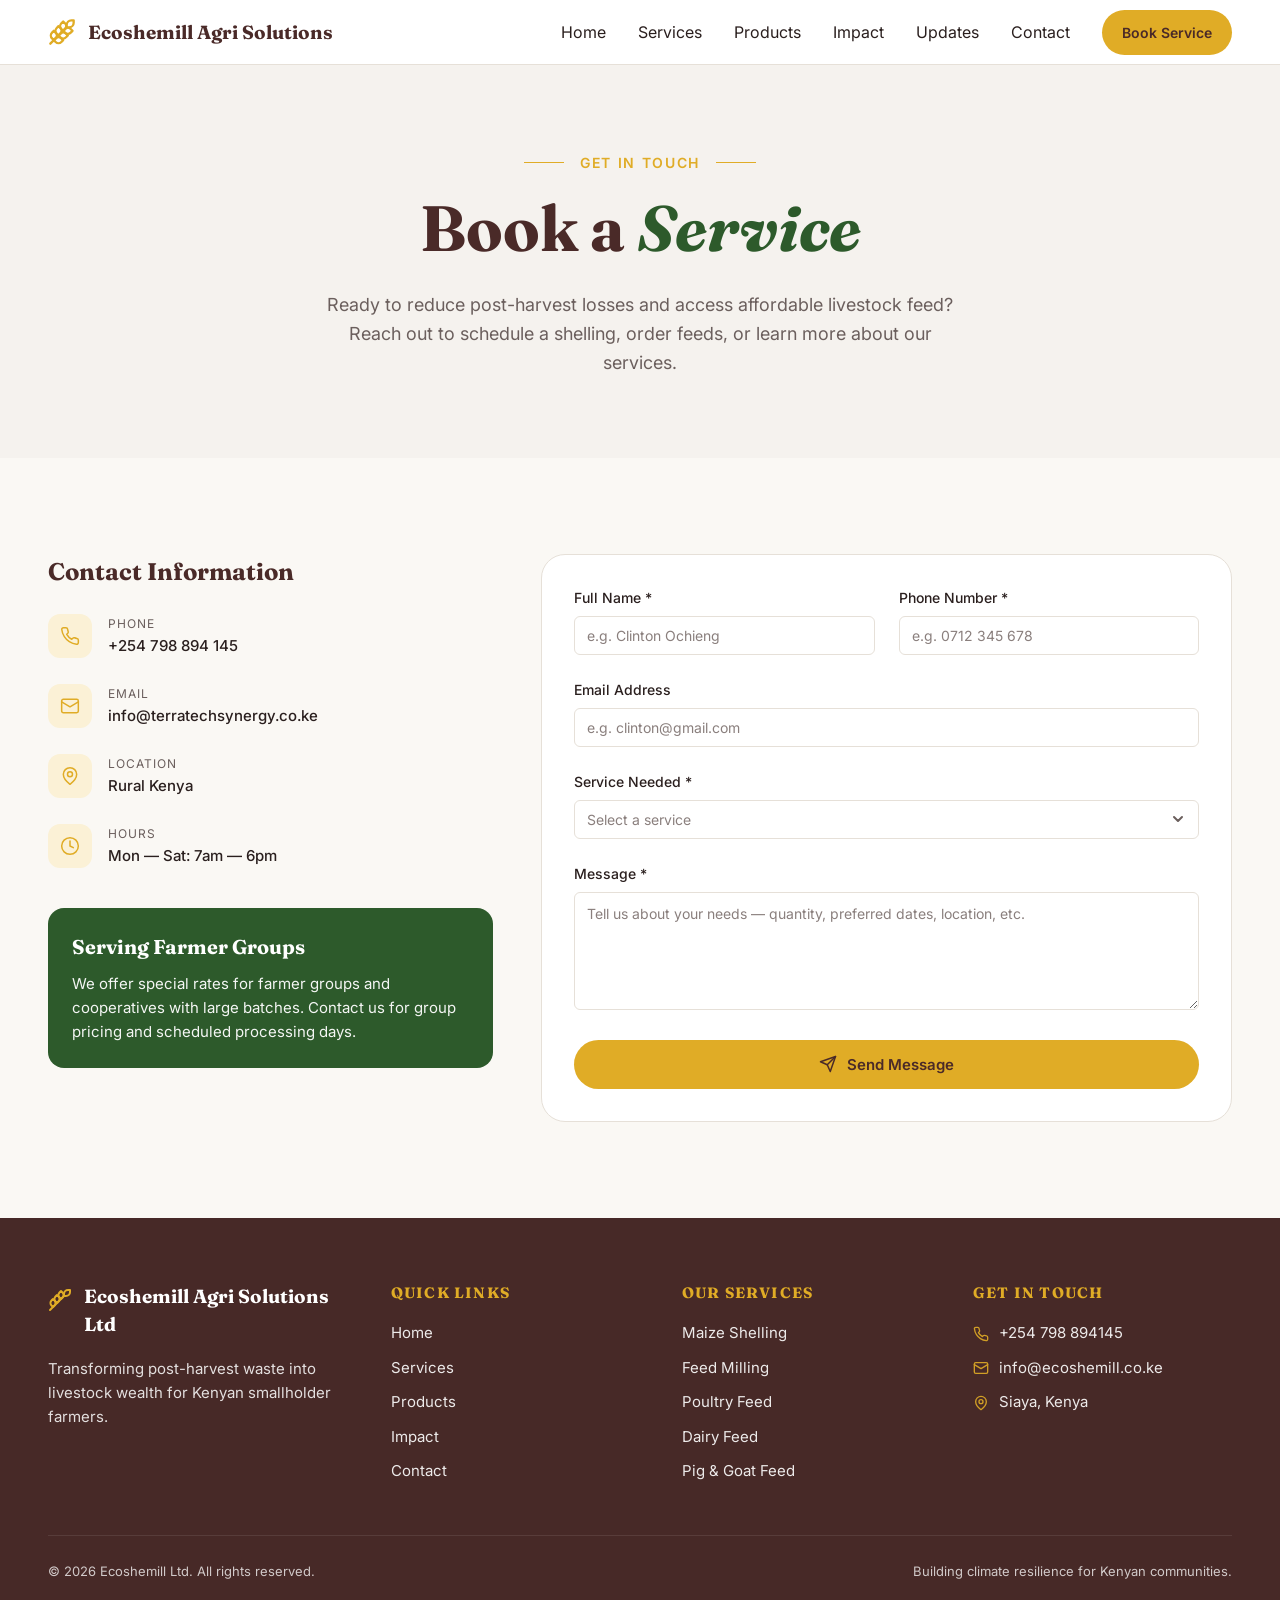
<file: contact.html>
<!DOCTYPE html>
<html lang="en">
<head>
<meta charset="UTF-8">
<meta name="viewport" content="width=device-width, initial-scale=1">
<title>Book a Service | Ecoshemill Agri Solutions</title>
<link rel="preconnect" href="https://fonts.googleapis.com">
<link rel="preconnect" href="https://fonts.gstatic.com" crossorigin>
<link href="https://fonts.googleapis.com/css2?family=Fraunces:ital,opsz,wght@0,9..144,600;0,9..144,700;1,9..144,700&family=Inter:wght@400;500;600&display=swap" rel="stylesheet">
<style>
  :root{
    --brown:#4a2a28;
    --brown-dark:#472927;
    --green:#2d5a2b;
    --gold:#e0ac26;
    --gold-soft:#fbf1d6;
    --cream:#faf8f4;
    --hero:#f5f2ee;
    --text:#2a1f1e;
    --muted:#6b5f5d;
    --border:#e6e0d8;
    --danger:#b3261e;
    --serif:'Fraunces',Georgia,serif;
    --sans:'Inter',system-ui,sans-serif;
  }
  *{box-sizing:border-box;margin:0;padding:0}
  html{scroll-behavior:smooth}
  body{font-family:var(--sans);background:var(--cream);color:var(--text);line-height:1.5;-webkit-font-smoothing:antialiased}
  a{color:inherit;text-decoration:none}
  svg{display:block}
  .container{max-width:1232px;margin:0 auto;padding:0 24px}

  /* Header */
  header{position:sticky;top:0;z-index:50;background:#fff;border-bottom:1px solid var(--border)}
  .nav{display:flex;align-items:center;justify-content:space-between;height:64px}
  .logo{display:flex;align-items:center;gap:12px;font-family:var(--serif);font-weight:700;font-size:19px;color:var(--brown)}
  .logo svg{color:var(--gold)}
  nav ul{display:flex;align-items:center;gap:32px;list-style:none}
  nav a.link{font-size:14px;letter-spacing:.05em;text-transform:uppercase;color:var(--muted);transition:color .2s}
  nav a.link:hover,nav a.link.active{color:var(--gold)}
  .btn-gold{display:inline-block;background:var(--gold);color:var(--brown);font-weight:600;font-size:14px;padding:12px 20px;border-radius:999px;transition:filter .2s,transform .2s}
  .btn-gold:hover{filter:brightness(.95);transform:translateY(-1px)}
  .burger{display:none;background:none;border:0;cursor:pointer;color:var(--brown)}

  /* Hero */
  .hero{background:var(--hero);text-align:center;padding:80px 24px 80px}
  .eyebrow{display:inline-flex;align-items:center;gap:16px;color:var(--gold);font-weight:600;font-size:14px;letter-spacing:.12em;text-transform:uppercase}
  .eyebrow::before,.eyebrow::after{content:"";width:40px;height:1px;background:var(--gold)}
  .hero h1{font-family:var(--serif);font-weight:700;font-size:clamp(40px,6vw,64px);color:var(--brown);margin:20px 0 28px;line-height:1.1}
  .hero h1 em{color:var(--green);font-style:italic}
  .hero p{max-width:660px;margin:0 auto;font-size:18px;color:var(--muted);line-height:1.6}

  /* Contact */
  .contact{padding:96px 0}
  .grid{display:grid;grid-template-columns:1fr 1.55fr;gap:48px;align-items:start}
  .info h2{font-family:var(--serif);font-size:24px;color:var(--brown);margin-bottom:24px}
  .item{display:flex;align-items:center;gap:16px;margin-bottom:26px}
  .icon{width:44px;height:44px;border-radius:12px;background:var(--gold-soft);color:var(--gold);display:grid;place-items:center;flex-shrink:0}
  .item small{display:block;font-size:12px;letter-spacing:.08em;text-transform:uppercase;color:var(--muted)}
  .item span,.item a{font-size:15px;font-weight:500}
  .item a:hover{color:var(--green)}
  .callout{background:var(--green);color:#fff;border-radius:16px;padding:24px;margin-top:40px}
  .callout h3{font-family:var(--serif);font-size:20px;margin-bottom:10px}
  .callout p{font-size:15px;line-height:1.6;opacity:.95}

  .card{background:#fff;border:1px solid var(--border);border-radius:24px;padding:32px}
  .row{display:grid;grid-template-columns:1fr 1fr;gap:24px}
  .field{margin-bottom:24px}
  label{display:block;font-size:14px;font-weight:500;margin-bottom:8px}
  label .req{color:var(--text)}
  input,select,textarea{width:100%;font-family:var(--sans);font-size:14px;color:var(--text);background:#fff;border:1px solid var(--border);border-radius:6px;padding:10px 12px;transition:border-color .2s,box-shadow .2s}
  input::placeholder,textarea::placeholder{color:#8a7f7d}
  input:focus,select:focus,textarea:focus{outline:0;border-color:var(--gold);box-shadow:0 0 0 3px rgba(224,172,38,.25)}
  select{appearance:none;-webkit-appearance:none;cursor:pointer;padding-right:36px;background-image:url("data:image/svg+xml,%3Csvg xmlns='http://www.w3.org/2000/svg' width='16' height='16' fill='none' stroke='%236b5f5d' stroke-width='2' stroke-linecap='round' stroke-linejoin='round'%3E%3Cpath d='m4 6 4 4 4-4'/%3E%3C/svg%3E");background-repeat:no-repeat;background-position:right 12px center}
  select:invalid{color:#8a7f7d}
  textarea{min-height:118px;resize:vertical;line-height:1.5}
  .field.invalid input,.field.invalid select,.field.invalid textarea{border-color:var(--danger)}
  .err{display:none;color:var(--danger);font-size:12px;margin-top:6px}
  .field.invalid .err{display:block}
  .submit{width:100%;display:flex;align-items:center;justify-content:center;gap:10px;background:var(--gold);color:var(--brown);font-family:var(--sans);font-weight:600;font-size:15px;border:0;border-radius:999px;padding:15px;cursor:pointer;transition:filter .2s,transform .2s}
  .submit:hover{filter:brightness(.95);transform:translateY(-1px)}
  .submit:disabled{opacity:.6;cursor:wait}
  .success{display:none;text-align:center;padding:48px 16px}
  .success .tick{width:64px;height:64px;border-radius:50%;background:var(--gold-soft);color:var(--green);display:grid;place-items:center;margin:0 auto 20px}
  .success h3{font-family:var(--serif);font-size:26px;color:var(--brown);margin-bottom:8px}
  .success p{color:var(--muted);margin-bottom:24px}
  .success button{background:none;border:1px solid var(--border);border-radius:999px;padding:10px 22px;font-family:var(--sans);font-weight:500;cursor:pointer}
  .success button:hover{border-color:var(--gold)}
  .card.sent form{display:none}
  .card.sent .success{display:block}

  /* Footer */
  footer{background:var(--brown-dark);color:#fff;padding:64px 0 0}
  .fgrid{display:grid;grid-template-columns:1.2fr 1fr 1fr 1fr;gap:32px}
  .flogo{display:flex;gap:12px;font-family:var(--serif);font-weight:700;font-size:19px;line-height:1.5}
  .flogo svg{color:var(--gold);margin-top:6px;flex-shrink:0}
  .fabout{margin-top:18px;font-size:15px;line-height:1.6;opacity:.85;max-width:290px}
  footer h4{font-family:var(--serif);color:var(--gold);font-size:15px;letter-spacing:.08em;text-transform:uppercase;margin-bottom:18px}
  footer ul{list-style:none}
  footer li{margin-bottom:12px;font-size:15px;opacity:.9}
  footer li a:hover{color:var(--gold)}
  .fcontact li{display:flex;align-items:center;gap:10px}
  .fcontact svg{color:var(--gold);flex-shrink:0}
  .bottom{display:flex;justify-content:space-between;flex-wrap:wrap;gap:12px;margin-top:40px;padding:26px 0;border-top:1px solid rgba(255,255,255,.12);font-size:13px;opacity:.75}

  /* Responsive */
  @media(max-width:960px){
    .grid{grid-template-columns:1fr}
    .fgrid{grid-template-columns:1fr 1fr}
  }
  @media(max-width:860px){
    .burger{display:block}
    nav{position:absolute;top:64px;left:0;right:0;background:#fff;border-bottom:1px solid var(--border);display:none}
    nav.open{display:block}
    nav ul{flex-direction:column;align-items:flex-start;gap:18px;padding:20px 24px}
  }
  @media(max-width:600px){
    .row{grid-template-columns:1fr;gap:0}
    .fgrid{grid-template-columns:1fr}
    .card{padding:24px 20px}
    .contact{padding:64px 0}
    .hero{padding:56px 24px}
    .hero p{font-size:16px}
  }
</style>
</head>
<body>

<header>
  <div class="container nav">
    <a href="#" class="logo">
      <svg width="28" height="28" viewBox="0 0 24 24" fill="none" stroke="currentColor" stroke-width="2" stroke-linecap="round" stroke-linejoin="round"><path d="M2 22 16 8"/><path d="M3.47 12.53 5 11l1.53 1.53a3.5 3.5 0 0 1 0 4.94L5 19l-1.53-1.53a3.5 3.5 0 0 1 0-4.94Z"/><path d="M7.47 8.53 9 7l1.53 1.53a3.5 3.5 0 0 1 0 4.94L9 15l-1.53-1.53a3.5 3.5 0 0 1 0-4.94Z"/><path d="M11.47 4.53 13 3l1.53 1.53a3.5 3.5 0 0 1 0 4.94L13 11l-1.53-1.53a3.5 3.5 0 0 1 0-4.94Z"/><path d="M20 2h2v2a4 4 0 0 1-4 4h-2V6a4 4 0 0 1 4-4Z"/><path d="M11.47 17.47 13 19l-1.53 1.53a3.5 3.5 0 0 1-4.94 0L5 19l1.53-1.53a3.5 3.5 0 0 1 4.94 0Z"/><path d="M15.47 13.47 17 15l-1.53 1.53a3.5 3.5 0 0 1-4.94 0L9 15l1.53-1.53a3.5 3.5 0 0 1 4.94 0Z"/><path d="M19.47 9.47 21 11l-1.53 1.53a3.5 3.5 0 0 1-4.94 0L13 11l1.53-1.53a3.5 3.5 0 0 1 4.94 0Z"/></svg>
      Ecoshemill Agri Solutions
    </a>
    <button class="burger" id="burger" aria-label="Toggle menu" aria-expanded="false">
      <svg width="26" height="26" viewBox="0 0 24 24" fill="none" stroke="currentColor" stroke-width="2" stroke-linecap="round"><path d="M4 6h16M4 12h16M4 18h16"/></svg>
    </button>
    <nav id="menu">
      <ul>
         <a href="index.html" class="active" data-nav><span class="nav-label">Home</span></a>
      <a href="services.html" data-nav><span class="nav-label">Services</span></a>
      <a href="products.html" data-nav><span class="nav-label">Products</span></a>
      <a href="Impact.html" data-nav><span class="nav-label">Impact</span></a>
      <a href="updates.html" data-nav><span class="nav-label">Updates</span></a>
      <a href="contact.html" data-nav><span class="nav-label">Contact</span></a>
        <li><a class="btn-gold" href="#booking">Book Service</a></li>
      </ul>
    </nav>
  </div>
</header>

<section class="hero">
  <span class="eyebrow">Get in Touch</span>
  <h1>Book a <em>Service</em></h1>
  <p>Ready to reduce post-harvest losses and access affordable livestock feed? Reach out to schedule a shelling, order feeds, or learn more about our services.</p>
</section>

<section class="contact" id="booking">
  <div class="container grid">

    <div class="info">
      <h2>Contact Information</h2>

      <div class="item">
        <div class="icon"><svg width="20" height="20" viewBox="0 0 24 24" fill="none" stroke="currentColor" stroke-width="1.8" stroke-linecap="round" stroke-linejoin="round"><path d="M22 16.92v3a2 2 0 0 1-2.18 2 19.79 19.79 0 0 1-8.63-3.07 19.5 19.5 0 0 1-6-6 19.79 19.79 0 0 1-3.07-8.67A2 2 0 0 1 4.11 2h3a2 2 0 0 1 2 1.72c.13.96.36 1.9.7 2.81a2 2 0 0 1-.45 2.11L8.09 9.91a16 16 0 0 0 6 6l1.27-1.27a2 2 0 0 1 2.11-.45c.91.34 1.85.57 2.81.7A2 2 0 0 1 22 16.92z"/></svg></div>
        <div><small>Phone</small><a href="tel:+254798894145">+254 798 894 145</a></div>
      </div>

      <div class="item">
        <div class="icon"><svg width="20" height="20" viewBox="0 0 24 24" fill="none" stroke="currentColor" stroke-width="1.8" stroke-linecap="round" stroke-linejoin="round"><rect x="2" y="4" width="20" height="16" rx="2"/><path d="m22 7-10 6L2 7"/></svg></div>
        <div><small>Email</small><a href="mailto:info@terratechsynergy.co.ke">info@terratechsynergy.co.ke</a></div>
      </div>

      <div class="item">
        <div class="icon"><svg width="20" height="20" viewBox="0 0 24 24" fill="none" stroke="currentColor" stroke-width="1.8" stroke-linecap="round" stroke-linejoin="round"><path d="M20 10c0 6-8 12-8 12S4 16 4 10a8 8 0 0 1 16 0Z"/><circle cx="12" cy="10" r="3"/></svg></div>
        <div><small>Location</small><span>Rural Kenya</span></div>
      </div>

      <div class="item">
        <div class="icon"><svg width="20" height="20" viewBox="0 0 24 24" fill="none" stroke="currentColor" stroke-width="1.8" stroke-linecap="round" stroke-linejoin="round"><circle cx="12" cy="12" r="10"/><path d="M12 6v6l4 2"/></svg></div>
        <div><small>Hours</small><span>Mon — Sat: 7am — 6pm</span></div>
      </div>

      <div class="callout">
        <h3>Serving Farmer Groups</h3>
        <p>We offer special rates for farmer groups and cooperatives with large batches. Contact us for group pricing and scheduled processing days.</p>
      </div>
    </div>

    <div class="card" id="card">
      <form id="form" novalidate>
        <div class="row">
          <div class="field">
            <label for="name">Full Name <span class="req">*</span></label>
            <input id="name" name="name" type="text" placeholder="e.g. Clinton Ochieng" autocomplete="name">
            <div class="err">Please enter your full name.</div>
          </div>
          <div class="field">
            <label for="phone">Phone Number <span class="req">*</span></label>
            <input id="phone" name="phone" type="tel" placeholder="e.g. 0712 345 678" autocomplete="tel">
            <div class="err">Enter a valid Kenyan phone number.</div>
          </div>
        </div>

        <div class="field">
          <label for="email">Email Address</label>
          <input id="email" name="email" type="email" placeholder="e.g. clinton@gmail.com" autocomplete="email">
          <div class="err">Please enter a valid email address.</div>
        </div>

        <div class="field">
          <label for="service">Service Needed <span class="req">*</span></label>
          <select id="service" name="service" required>
            <option value="" disabled selected>Select a service</option>
            <option>Maize Shelling</option>
            <option>Feed Milling</option>
            <option>Poultry Feed</option>
            <option>Dairy Feed</option>
            <option>Pig &amp; Goat Feed</option>
            <option>Farmer Group Booking</option>
            <option>Other Enquiry</option>
          </select>
          <div class="err">Please choose a service.</div>
        </div>

        <div class="field">
          <label for="message">Message <span class="req">*</span></label>
          <textarea id="message" name="message" placeholder="Tell us about your needs — quantity, preferred dates, location, etc."></textarea>
          <div class="err">Please tell us a little about your needs.</div>
        </div>

        <button type="submit" class="submit" id="submitBtn">
          <svg width="18" height="18" viewBox="0 0 24 24" fill="none" stroke="currentColor" stroke-width="2" stroke-linecap="round" stroke-linejoin="round"><path d="m22 2-7 20-4-9-9-4Z"/><path d="M22 2 11 13"/></svg>
          <span id="submitLabel">Send Message</span>
        </button>
      </form>

      <div class="success" role="status">
        <div class="tick"><svg width="30" height="30" viewBox="0 0 24 24" fill="none" stroke="currentColor" stroke-width="2.5" stroke-linecap="round" stroke-linejoin="round"><path d="M20 6 9 17l-5-5"/></svg></div>
        <h3>Thank you, <span id="who">friend</span>!</h3>
        <p>We've received your request and will contact you shortly to confirm your booking.</p>
        <button type="button" id="again">Send another message</button>
      </div>
    </div>

  </div>
</section>

<footer>
  <div class="container">
    <div class="fgrid">
      <div>
        <div class="flogo">
          <svg width="24" height="24" viewBox="0 0 24 24" fill="none" stroke="currentColor" stroke-width="2" stroke-linecap="round" stroke-linejoin="round"><path d="M2 22 16 8"/><path d="M3.47 12.53 5 11l1.53 1.53a3.5 3.5 0 0 1 0 4.94L5 19l-1.53-1.53a3.5 3.5 0 0 1 0-4.94Z"/><path d="M7.47 8.53 9 7l1.53 1.53a3.5 3.5 0 0 1 0 4.94L9 15l-1.53-1.53a3.5 3.5 0 0 1 0-4.94Z"/><path d="M11.47 4.53 13 3l1.53 1.53a3.5 3.5 0 0 1 0 4.94L13 11l-1.53-1.53a3.5 3.5 0 0 1 0-4.94Z"/><path d="M20 2h2v2a4 4 0 0 1-4 4h-2V6a4 4 0 0 1 4-4Z"/></svg>
          <span>Ecoshemill Agri Solutions Ltd</span>
        </div>
        <p class="fabout">Transforming post-harvest waste into livestock wealth for Kenyan smallholder farmers.</p>
      </div>

      <div>
        <h4>Quick Links</h4>
        <ul>
          <li><a href="#">Home</a></li>
          <li><a href="#">Services</a></li>
          <li><a href="#">Products</a></li>
          <li><a href="#">Impact</a></li>
          <li><a href="#">Contact</a></li>
        </ul>
      </div>

      <div>
        <h4>Our Services</h4>
        <ul>
          <li><a href="#">Maize Shelling</a></li>
          <li><a href="#">Feed Milling</a></li>
          <li><a href="#">Poultry Feed</a></li>
          <li><a href="#">Dairy Feed</a></li>
          <li><a href="#">Pig &amp; Goat Feed</a></li>
        </ul>
      </div>

      <div>
        <h4>Get in Touch</h4>
        <ul class="fcontact">
          <li><svg width="16" height="16" viewBox="0 0 24 24" fill="none" stroke="currentColor" stroke-width="2" stroke-linecap="round" stroke-linejoin="round"><path d="M22 16.92v3a2 2 0 0 1-2.18 2 19.79 19.79 0 0 1-8.63-3.07 19.5 19.5 0 0 1-6-6 19.79 19.79 0 0 1-3.07-8.67A2 2 0 0 1 4.11 2h3a2 2 0 0 1 2 1.72c.13.96.36 1.9.7 2.81a2 2 0 0 1-.45 2.11L8.09 9.91a16 16 0 0 0 6 6l1.27-1.27a2 2 0 0 1 2.11-.45c.91.34 1.85.57 2.81.7A2 2 0 0 1 22 16.92z"/></svg><a href="tel:+254798894145">+254 798 894145</a></li>
          <li><svg width="16" height="16" viewBox="0 0 24 24" fill="none" stroke="currentColor" stroke-width="2" stroke-linecap="round" stroke-linejoin="round"><rect x="2" y="4" width="20" height="16" rx="2"/><path d="m22 7-10 6L2 7"/></svg><a href="mailto:info@ecoshemill.co.ke">info@ecoshemill.co.ke</a></li>
          <li><svg width="16" height="16" viewBox="0 0 24 24" fill="none" stroke="currentColor" stroke-width="2" stroke-linecap="round" stroke-linejoin="round"><path d="M20 10c0 6-8 12-8 12S4 16 4 10a8 8 0 0 1 16 0Z"/><circle cx="12" cy="10" r="3"/></svg>Siaya, Kenya</li>
        </ul>
      </div>
    </div>

    <div class="bottom">
      <span>© <span id="year">2026</span> Ecoshemill Ltd. All rights reserved.</span>
      <span>Building climate resilience for Kenyan communities.</span>
    </div>
  </div>
</footer>

<script>
  // Footer year
  document.getElementById('year').textContent = new Date().getFullYear();

  // Mobile menu
  const burger = document.getElementById('burger');
  const menu = document.getElementById('menu');
  burger.addEventListener('click', () => {
    const open = menu.classList.toggle('open');
    burger.setAttribute('aria-expanded', open);
  });

  // Form
  const form = document.getElementById('form');
  const card = document.getElementById('card');
  const btn = document.getElementById('submitBtn');
  const label = document.getElementById('submitLabel');

  const rules = {
    name:    v => v.trim().length >= 2,
    phone:   v => /^(\+?254|0)?[17]\d{8}$/.test(v.replace(/[\s-]/g, '')),
    email:   v => v.trim() === '' || /^[^\s@]+@[^\s@]+\.[^\s@]+$/.test(v.trim()),
    service: v => v !== '',
    message: v => v.trim().length >= 5
  };

  function check(id) {
    const el = document.getElementById(id);
    const ok = rules[id](el.value);
    el.closest('.field').classList.toggle('invalid', !ok);
    return ok;
  }

  Object.keys(rules).forEach(id => {
    const el = document.getElementById(id);
    el.addEventListener('blur', () => check(id));
    el.addEventListener('input', () => {
      if (el.closest('.field').classList.contains('invalid')) check(id);
    });
    el.addEventListener('change', () => {
      if (el.closest('.field').classList.contains('invalid')) check(id);
    });
  });

  form.addEventListener('submit', e => {
    e.preventDefault();
    const results = Object.keys(rules).map(check);
    if (results.includes(false)) {
      form.querySelector('.invalid input, .invalid select, .invalid textarea')?.focus();
      return;
    }
    btn.disabled = true;
    label.textContent = 'Sending…';

    // Simulated send — replace with a real fetch() to your backend / form service.
    setTimeout(() => {
      document.getElementById('who').textContent =
        document.getElementById('name').value.trim().split(' ')[0];
      card.classList.add('sent');
      btn.disabled = false;
      label.textContent = 'Send Message';
      form.reset();
    }, 900);
  });

  document.getElementById('again').addEventListener('click', () => {
    card.classList.remove('sent');
  });
</script>
</body>
</html>
</file>
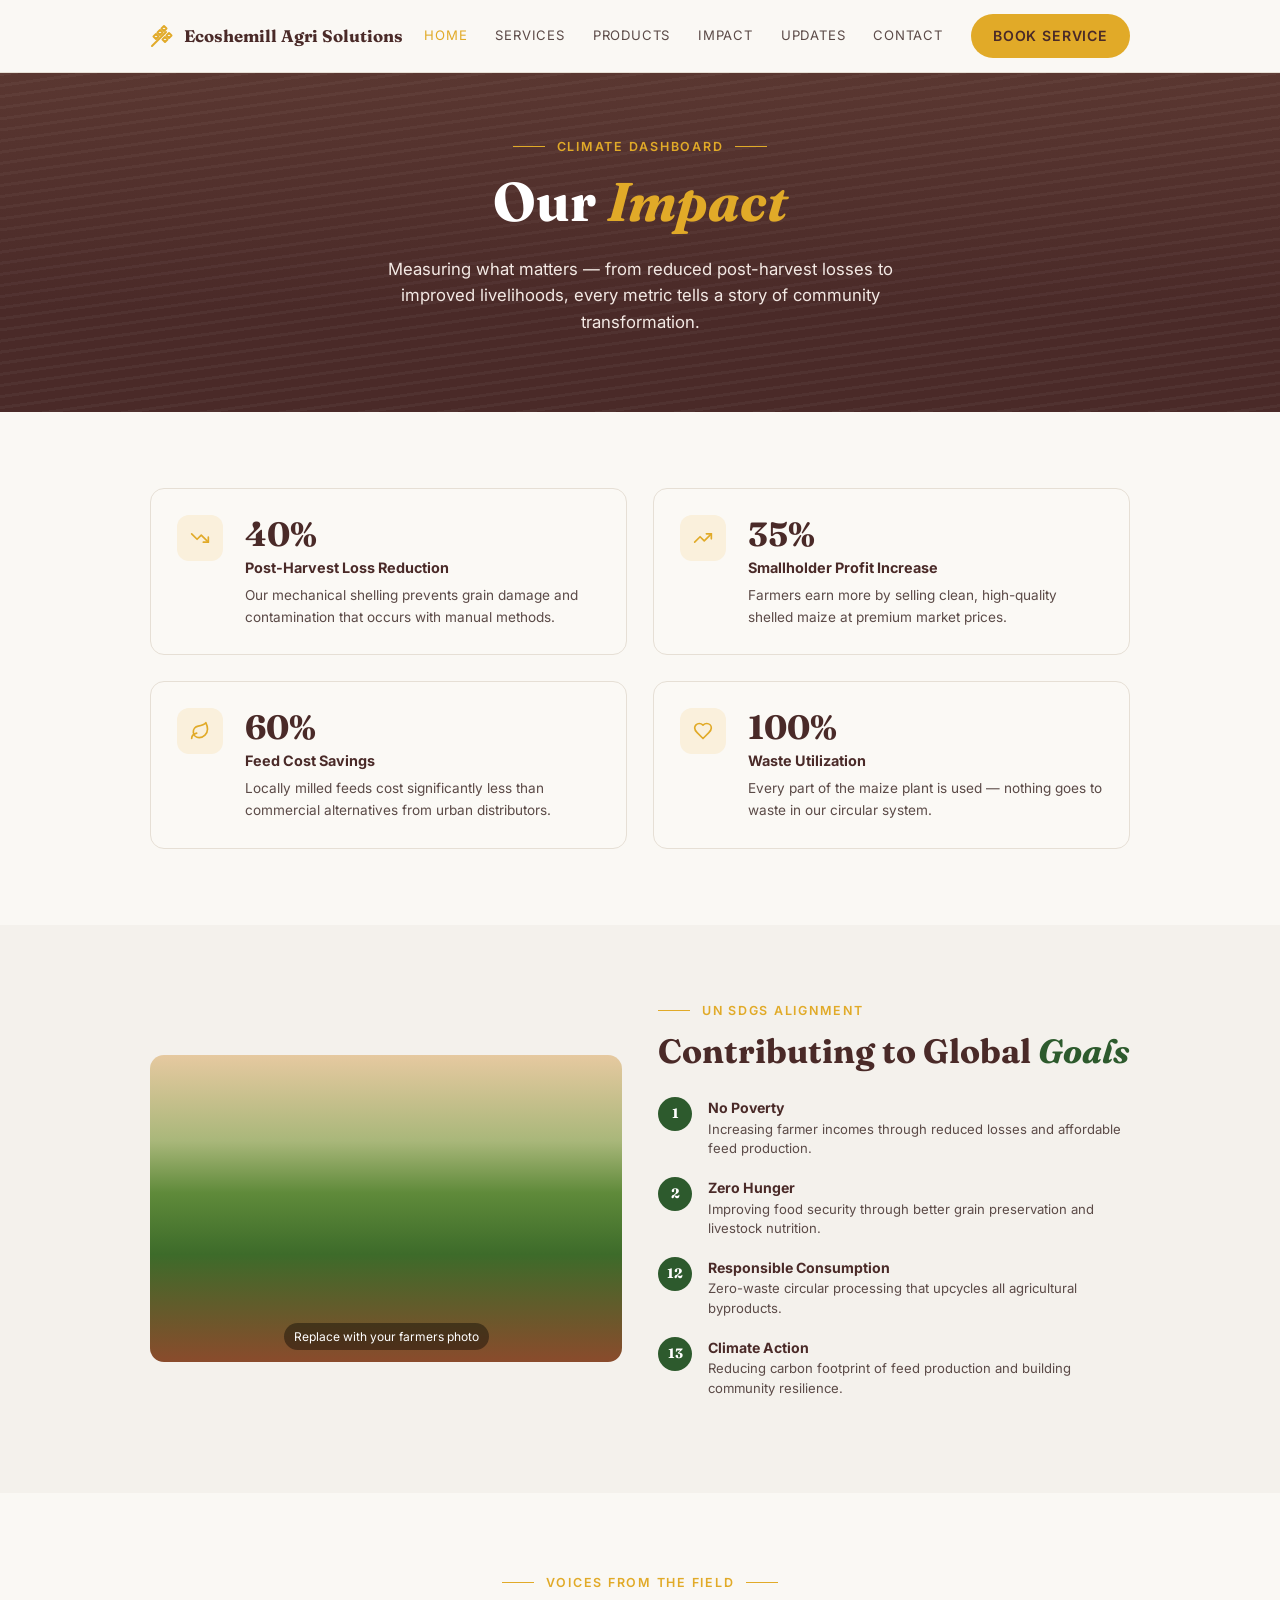
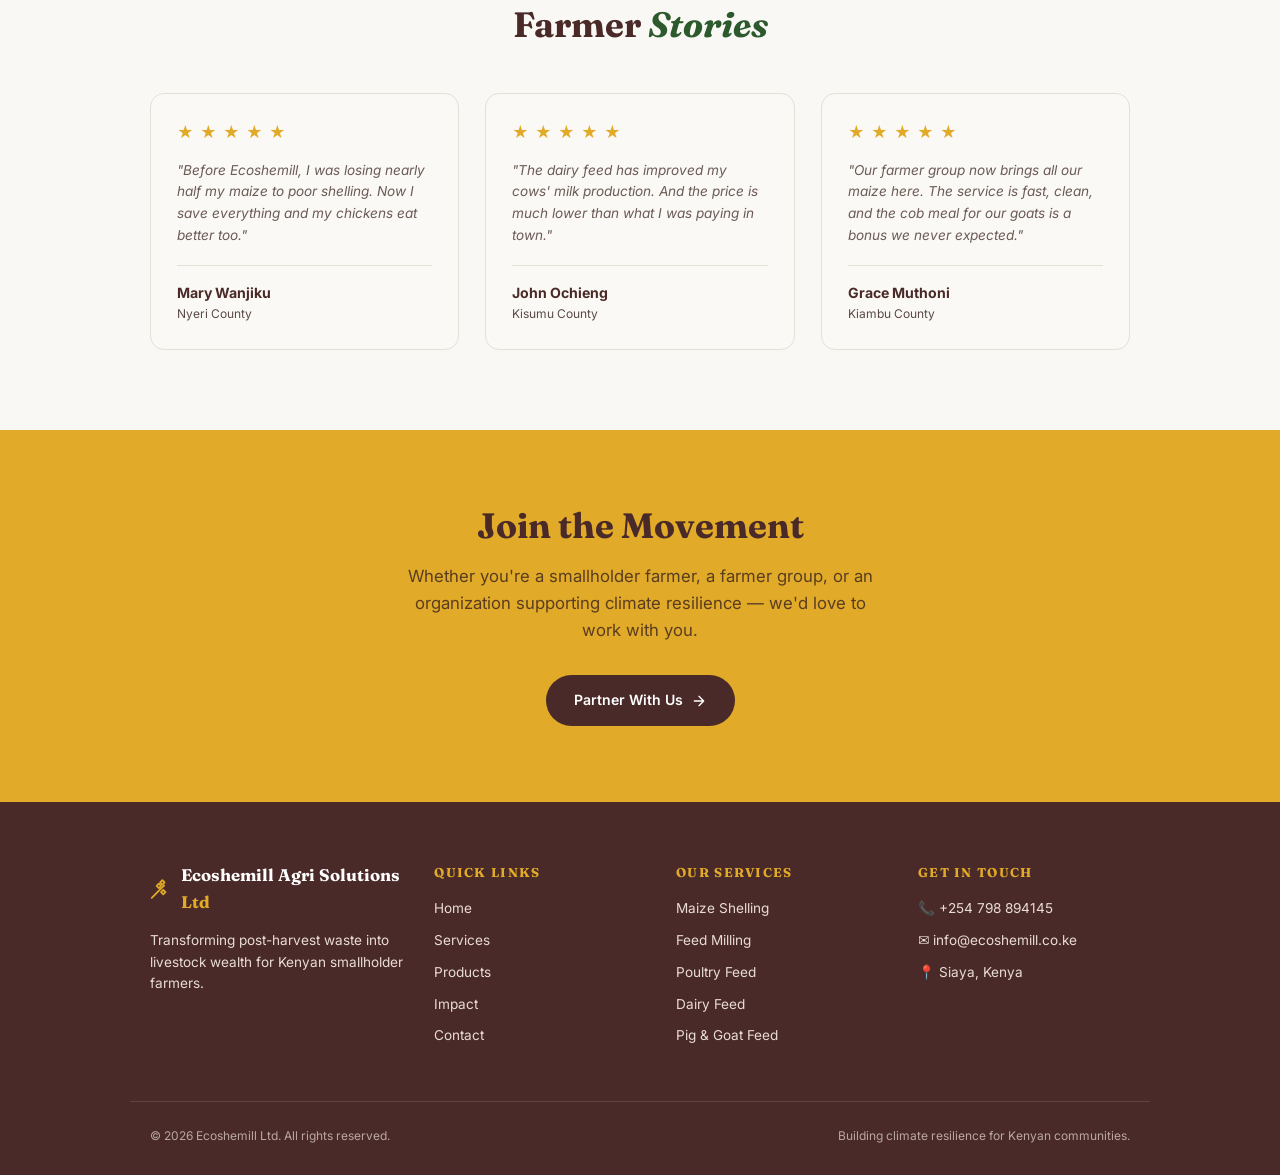
<file: Impact.html>
<!DOCTYPE html>
<html lang="en">
<head>
<meta charset="UTF-8">
<meta name="viewport" content="width=device-width, initial-scale=1">
<title>Our Impact | Ecoshemill Agri Solutions</title>
<link rel="preconnect" href="https://fonts.googleapis.com">
<link rel="preconnect" href="https://fonts.gstatic.com" crossorigin>
<link href="https://fonts.googleapis.com/css2?family=Fraunces:ital,wght@0,600;0,700;1,600;1,700&family=Inter:wght@400;500;600&display=swap" rel="stylesheet">
<style>
:root{
  --brown:#4a2a28; --brown-d:#3d2220; --gold:#e1aa28; --green:#2d5a2d;
  --cream:#faf8f4; --sand:#f4f1ec; --line:#e6dfd5; --text:#5b4a47;
  --serif:'Fraunces',Georgia,serif; --sans:'Inter',system-ui,sans-serif;
}
*{box-sizing:border-box;margin:0;padding:0}
html{scroll-behavior:smooth}
body{font-family:var(--sans);color:var(--text);background:var(--cream);line-height:1.6}
a{color:inherit;text-decoration:none}
:focus-visible{outline:2px solid var(--gold);outline-offset:3px}
.wrap{max-width:1020px;margin:0 auto;padding:0 20px}
h1,h2,h3{font-family:var(--serif);color:var(--brown);line-height:1.15}
em{font-style:italic}
.eyebrow{display:flex;align-items:center;justify-content:center;gap:12px;font-size:.78rem;font-weight:600;letter-spacing:.14em;text-transform:uppercase;color:var(--gold)}
.eyebrow::before,.eyebrow::after{content:"";width:32px;height:1px;background:currentColor}
.eyebrow.left{justify-content:flex-start}.eyebrow.left::after{display:none}

/* Header */
header{background:var(--cream);border-bottom:1px solid var(--line);position:sticky;top:0;z-index:20}
.nav{display:flex;align-items:center;justify-content:space-between;height:72px;max-width:1020px;margin:0 auto;padding:0 20px}
.brand{display:flex;align-items:center;gap:10px;font-family:var(--serif);font-weight:700;color:var(--brown);font-size:1.05rem}
.brand svg{color:var(--gold)}
nav ul{display:flex;gap:28px;list-style:none;align-items:center}
nav a{font-size:.82rem;letter-spacing:.06em;text-transform:uppercase;color:var(--text)}
nav a:hover,nav a.active{color:var(--gold)}
.btn{display:inline-flex;align-items:center;gap:8px;background:var(--gold);color:var(--brown);font-weight:600;font-size:.88rem;padding:11px 22px;border-radius:999px;transition:background .2s}
.btn:hover{background:#d09a1c}
.btn.dark{background:var(--brown);color:#fff;padding:14px 28px}
.btn.dark:hover{background:var(--brown-d)}
.menu-btn{display:none;background:none;border:0;color:var(--brown);cursor:pointer}

/* Hero */
.hero{position:relative;text-align:center;padding:64px 20px 76px;color:#fff;
  background:
   repeating-linear-gradient(172deg,rgba(255,255,255,.035) 0 3px,transparent 3px 11px),
   linear-gradient(180deg,#5a3731,#4a2a28 70%)}
.hero h1{color:#fff;font-size:clamp(2.4rem,6vw,3.4rem);margin:14px 0 22px}
.hero h1 em{color:var(--gold)}
.hero p{max-width:520px;margin:0 auto;font-size:1.05rem;color:#f3e9e4}

/* Stats */
.stats{padding:76px 0}
.stat-grid{display:grid;grid-template-columns:repeat(2,1fr);gap:26px;max-width:1020px;margin:0 auto;padding:0 20px}
.stat{display:flex;gap:22px;padding:26px;border:1px solid var(--line);border-radius:14px;background:#fbf9f5}
.ico{flex:none;width:46px;height:46px;border-radius:12px;background:#faf0dc;color:var(--gold);display:grid;place-items:center}
.stat h3{font-size:2.1rem}
.stat h4{font-size:.9rem;color:var(--brown);margin:2px 0 6px}
.stat p{font-size:.85rem}

/* Goals */
.goals{background:var(--sand);padding:76px 0}
.goal-grid{display:grid;grid-template-columns:1fr 1fr;gap:36px;align-items:center;max-width:1020px;margin:0 auto;padding:0 20px}
.photo{height:307px;border-radius:14px;position:relative;overflow:hidden;
  background:linear-gradient(180deg,#e6c9a0 0%,#a9b77a 28%,#5f8a3a 45%,#3d6b2a 65%,#8a4b2c 100%);display:flex;align-items:flex-end;justify-content:center}
.photo span{font-size:.75rem;color:#fff;background:rgba(0,0,0,.4);padding:4px 10px;border-radius:99px;margin-bottom:12px}
.goals h2{font-size:2.1rem;margin:12px 0 26px}
.goals h2 em{color:var(--green)}
.sdg{display:flex;gap:16px;margin-bottom:18px}
.sdg b{flex:none;width:34px;height:34px;border-radius:50%;background:var(--green);color:#fff;display:grid;place-items:center;font-family:var(--serif);font-size:.85rem}
.sdg h4{font-size:.88rem;color:var(--brown)}
.sdg p{font-size:.82rem;line-height:1.5}

/* Stories */
.stories{padding:80px 0;text-align:center}
.stories h2{font-size:2.2rem;margin:12px 0 48px}
.stories h2 em{color:var(--green)}
.quote-grid{display:grid;grid-template-columns:repeat(3,1fr);gap:26px;max-width:1020px;margin:0 auto;padding:0 20px;text-align:left}
.quote{padding:26px;border:1px solid var(--line);border-radius:14px;background:#fbf9f5;display:flex;flex-direction:column}
.stars{color:var(--gold);letter-spacing:6px;margin-bottom:14px}
.quote blockquote{font-style:italic;font-size:.85rem;color:#6b5a56;padding-bottom:18px;border-bottom:1px solid var(--line);flex:1}
.quote b{display:block;margin-top:16px;font-size:.88rem;color:var(--brown)}
.quote small{font-size:.75rem}

/* CTA */
.cta{background:#e1aa28;text-align:center;padding:76px 20px}
.cta h2{font-size:2.2rem;margin-bottom:16px}
.cta p{max-width:480px;margin:0 auto 32px;font-size:1.05rem;color:#5a3d20}

/* Footer */
footer{background:var(--brown);color:#e8dcd6;padding:60px 0 30px}
.foot-grid{display:grid;grid-template-columns:1.2fr 1fr 1fr 1fr;gap:30px;max-width:1020px;margin:0 auto;padding:0 20px}
footer .brand{color:#fff;margin-bottom:14px}
footer .brand span{color:var(--gold)}
footer h5{font-family:var(--serif);color:var(--gold);font-size:.8rem;letter-spacing:.1em;text-transform:uppercase;margin-bottom:16px}
footer li{list-style:none;font-size:.85rem;margin-bottom:10px}
footer a:hover{color:var(--gold)}
footer p{font-size:.85rem}
.legal{display:flex;justify-content:space-between;flex-wrap:wrap;gap:8px;max-width:1020px;margin:44px auto 0;padding:24px 20px 0;border-top:1px solid rgba(255,255,255,.12);font-size:.75rem;color:#b9a8a1}

/* Single entrance for the stat cards */
.stat{opacity:0;transform:translateY(14px);transition:opacity .6s ease,transform .6s ease}
.stat.in{opacity:1;transform:none}
@media (prefers-reduced-motion:reduce){.stat{opacity:1;transform:none;transition:none}}

@media(max-width:860px){
  .menu-btn{display:block}
  nav ul{display:none;position:absolute;top:72px;left:0;right:0;background:var(--cream);flex-direction:column;padding:20px;gap:18px;border-bottom:1px solid var(--line)}
  nav ul.open{display:flex}
  .stat-grid,.goal-grid,.quote-grid{grid-template-columns:1fr}
  .foot-grid{grid-template-columns:1fr 1fr}
}
@media(max-width:520px){.foot-grid{grid-template-columns:1fr}.stat{flex-direction:column;gap:14px}}
</style>
</head>
<body>

<header>
  <div class="nav">
    <a href="#" class="brand">
      <svg width="24" height="24" viewBox="0 0 24 24" fill="none" stroke="currentColor" stroke-width="2" stroke-linecap="round" stroke-linejoin="round" aria-hidden="true"><path d="M2 22 16 8"/><path d="M3.5 12.5 6 10l2.5 2.5L6 15z"/><path d="M7.5 8.5 10 6l2.5 2.5L10 11z"/><path d="M11.5 4.5 14 2l2.5 2.5L14 7z"/><path d="M12.5 15.5 15 13l2.5 2.5L15 18z"/><path d="M16.5 11.5 19 9l2.5 2.5L19 14z"/></svg>
      Ecoshemill Agri Solutions
    </a>
    <nav aria-label="Main">
      <ul id="menu">
        <a href="index.html" class="active" data-nav><span class="nav-label">Home</span></a>
      <a href="services.html" data-nav><span class="nav-label">Services</span></a>
      <a href="products.html" data-nav><span class="nav-label">Products</span></a>
      <a href="Impact.html" data-nav><span class="nav-label">Impact</span></a>
      <a href="updates.html" data-nav><span class="nav-label">Updates</span></a>
      <a href="contact.html" data-nav><span class="nav-label">Contact</span></a>
        <li><a href="#" class="btn">Book Service</a></li>
      </ul>
    </nav>
    <button class="menu-btn" id="menuBtn" aria-label="Toggle menu" aria-expanded="false">
      <svg width="26" height="26" viewBox="0 0 24 24" fill="none" stroke="currentColor" stroke-width="2" stroke-linecap="round"><path d="M4 6h16M4 12h16M4 18h16"/></svg>
    </button>
  </div>
</header>

<main>
  <section class="hero">
    <div class="eyebrow">Climate Dashboard</div>
    <h1>Our <em>Impact</em></h1>
    <p>Measuring what matters — from reduced post-harvest losses to improved livelihoods, every metric tells a story of community transformation.</p>
  </section>

  <section class="stats">
    <div class="stat-grid">
      <article class="stat">
        <div class="ico"><svg width="20" height="20" viewBox="0 0 24 24" fill="none" stroke="currentColor" stroke-width="2" stroke-linecap="round" stroke-linejoin="round"><path d="m22 17-8.5-8.5-5 5L2 7"/><path d="M16 17h6v-6"/></svg></div>
        <div><h3><span class="count" data-to="40">40</span>%</h3><h4>Post-Harvest Loss Reduction</h4><p>Our mechanical shelling prevents grain damage and contamination that occurs with manual methods.</p></div>
      </article>
      <article class="stat">
        <div class="ico"><svg width="20" height="20" viewBox="0 0 24 24" fill="none" stroke="currentColor" stroke-width="2" stroke-linecap="round" stroke-linejoin="round"><path d="m22 7-8.5 8.5-5-5L2 17"/><path d="M16 7h6v6"/></svg></div>
        <div><h3><span class="count" data-to="35">35</span>%</h3><h4>Smallholder Profit Increase</h4><p>Farmers earn more by selling clean, high-quality shelled maize at premium market prices.</p></div>
      </article>
      <article class="stat">
        <div class="ico"><svg width="20" height="20" viewBox="0 0 24 24" fill="none" stroke="currentColor" stroke-width="2" stroke-linecap="round" stroke-linejoin="round"><path d="M11 20A7 7 0 0 1 9.8 6.1C15.5 5 17 4.5 19 2c1 2 2 4.2 2 8 0 5.5-4.8 10-10 10Z"/><path d="M2 21c0-3 1.9-5.5 6-6.5"/></svg></div>
        <div><h3><span class="count" data-to="60">60</span>%</h3><h4>Feed Cost Savings</h4><p>Locally milled feeds cost significantly less than commercial alternatives from urban distributors.</p></div>
      </article>
      <article class="stat">
        <div class="ico"><svg width="20" height="20" viewBox="0 0 24 24" fill="none" stroke="currentColor" stroke-width="2" stroke-linecap="round" stroke-linejoin="round"><path d="M19 14c1.5-1.5 3-3.2 3-5.5A5.5 5.5 0 0 0 16.5 3c-1.8 0-3 .5-4.5 2-1.5-1.5-2.7-2-4.5-2A5.5 5.5 0 0 0 2 8.5c0 2.3 1.5 4 3 5.5l7 7Z"/></svg></div>
        <div><h3><span class="count" data-to="100">100</span>%</h3><h4>Waste Utilization</h4><p>Every part of the maize plant is used — nothing goes to waste in our circular system.</p></div>
      </article>
    </div>
  </section>

  <section class="goals">
    <div class="goal-grid">
      <div class="photo" role="img" aria-label="Farmers weighing maize beside sacks of grain">
        <!-- Replace this block with: <img src="farmers.jpg" alt="..." style="width:100%;height:100%;object-fit:cover"> -->
        <span>Replace with your farmers photo</span>
      </div>
      <div>
        <div class="eyebrow left">UN SDGs Alignment</div>
        <h2>Contributing to Global <em>Goals</em></h2>
        <div class="sdg"><b>1</b><div><h4>No Poverty</h4><p>Increasing farmer incomes through reduced losses and affordable feed production.</p></div></div>
        <div class="sdg"><b>2</b><div><h4>Zero Hunger</h4><p>Improving food security through better grain preservation and livestock nutrition.</p></div></div>
        <div class="sdg"><b>12</b><div><h4>Responsible Consumption</h4><p>Zero-waste circular processing that upcycles all agricultural byproducts.</p></div></div>
        <div class="sdg"><b>13</b><div><h4>Climate Action</h4><p>Reducing carbon footprint of feed production and building community resilience.</p></div></div>
      </div>
    </div>
  </section>

  <section class="stories">
    <div class="eyebrow">Voices from the Field</div>
    <h2>Farmer <em>Stories</em></h2>
    <div class="quote-grid">
      <figure class="quote"><div class="stars" aria-label="5 stars">★★★★★</div><blockquote>"Before Ecoshemill, I was losing nearly half my maize to poor shelling. Now I save everything and my chickens eat better too."</blockquote><b>Mary Wanjiku</b><small>Nyeri County</small></figure>
      <figure class="quote"><div class="stars" aria-label="5 stars">★★★★★</div><blockquote>"The dairy feed has improved my cows' milk production. And the price is much lower than what I was paying in town."</blockquote><b>John Ochieng</b><small>Kisumu County</small></figure>
      <figure class="quote"><div class="stars" aria-label="5 stars">★★★★★</div><blockquote>"Our farmer group now brings all our maize here. The service is fast, clean, and the cob meal for our goats is a bonus we never expected."</blockquote><b>Grace Muthoni</b><small>Kiambu County</small></figure>
    </div>
  </section>

  <section class="cta">
    <h2>Join the Movement</h2>
    <p>Whether you're a smallholder farmer, a farmer group, or an organization supporting climate resilience — we'd love to work with you.</p>
    <a href="#" class="btn dark">Partner With Us
      <svg width="16" height="16" viewBox="0 0 24 24" fill="none" stroke="currentColor" stroke-width="2" stroke-linecap="round" stroke-linejoin="round"><path d="M5 12h14M12 5l7 7-7 7"/></svg></a>
  </section>
</main>

<footer>
  <div class="foot-grid">
    <div>
      <div class="brand">
        <svg width="24" height="24" viewBox="0 0 24 24" fill="none" stroke="#e1aa28" stroke-width="2" stroke-linecap="round" stroke-linejoin="round" aria-hidden="true"><path d="M2 22 16 8"/><path d="M7.5 8.5 10 6l2.5 2.5L10 11z"/><path d="M11.5 4.5 14 2l2.5 2.5L14 7z"/><path d="M12.5 15.5 15 13l2.5 2.5L15 18z"/></svg>
        <div>Ecoshemill Agri Solutions <span>Ltd</span></div>
      </div>
      <p>Transforming post-harvest waste into livestock wealth for Kenyan smallholder farmers.</p>
    </div>
    <div><h5>Quick Links</h5><ul><li><a href="#">Home</a></li><li><a href="#">Services</a></li><li><a href="#">Products</a></li><li><a href="#">Impact</a></li><li><a href="#">Contact</a></li></ul></div>
    <div><h5>Our Services</h5><ul><li><a href="#">Maize Shelling</a></li><li><a href="#">Feed Milling</a></li><li><a href="#">Poultry Feed</a></li><li><a href="#">Dairy Feed</a></li><li><a href="#">Pig &amp; Goat Feed</a></li></ul></div>
    <div><h5>Get in Touch</h5><ul><li>📞 <a href="tel:+254798894145">+254 798 894145</a></li><li>✉️ <a href="mailto:info@ecoshemill.co.ke">info@ecoshemill.co.ke</a></li><li>📍 Siaya, Kenya</li></ul></div>
  </div>
  <div class="legal"><span>© 2026 Ecoshemill Ltd. All rights reserved.</span><span>Building climate resilience for Kenyan communities.</span></div>
</footer>

<script>
// Mobile menu
const btn = document.getElementById('menuBtn'), menu = document.getElementById('menu');
btn.addEventListener('click', () => {
  const open = menu.classList.toggle('open');
  btn.setAttribute('aria-expanded', open);
});

// Stat cards: reveal once and count up
const reduce = matchMedia('(prefers-reduced-motion: reduce)').matches;
const io = new IntersectionObserver(entries => {
  entries.forEach(e => {
    if (!e.isIntersecting) return;
    const card = e.target; card.classList.add('in'); io.unobserve(card);
    const n = card.querySelector('.count'), to = +n.dataset.to;
    if (reduce) return;
    const t0 = performance.now();
    (function tick(t){
      const p = Math.min((t - t0) / 1200, 1);
      n.textContent = Math.round(to * (1 - Math.pow(1 - p, 3)));
      if (p < 1) requestAnimationFrame(tick);
    })(t0);
  });
}, { threshold: .3 });
document.querySelectorAll('.stat').forEach((c, i) => { c.style.transitionDelay = (i * 80) + 'ms'; io.observe(c); });
</script>
</body>
</html>
</file>
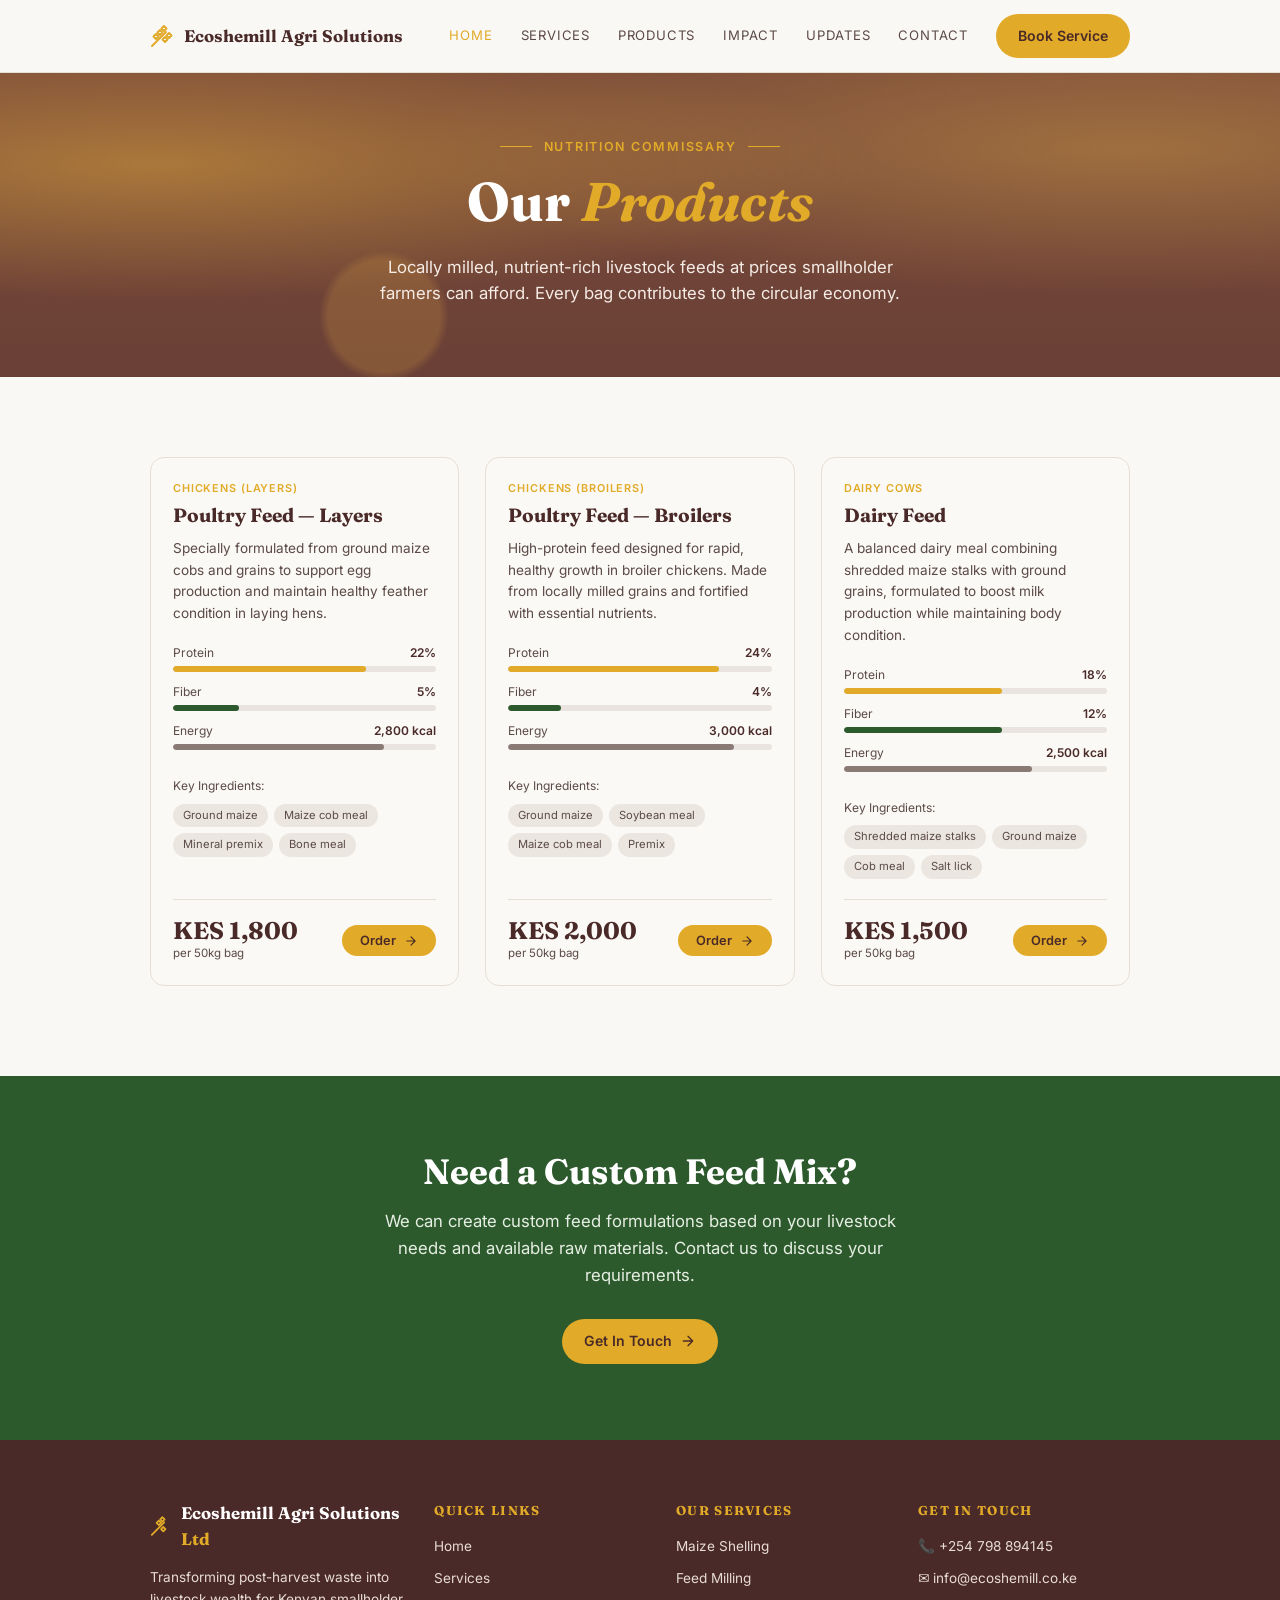
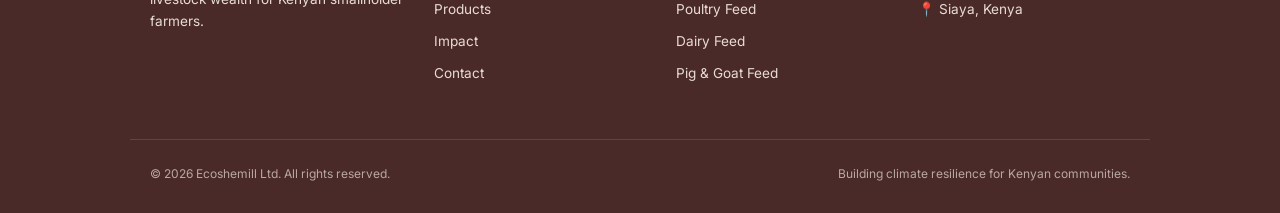
<file: products.html>
<!DOCTYPE html>
<html lang="en">
<head>
<meta charset="UTF-8">
<meta name="viewport" content="width=device-width, initial-scale=1">
<title>Our Products | Ecoshemill Agri Solutions</title>
<link rel="preconnect" href="https://fonts.googleapis.com">
<link rel="preconnect" href="https://fonts.gstatic.com" crossorigin>
<link href="https://fonts.googleapis.com/css2?family=Fraunces:ital,wght@0,600;0,700;1,600;1,700&family=Inter:wght@400;500;600&display=swap" rel="stylesheet">
<style>
:root{
  --brown:#4a2a28; --brown-d:#3d2220; --gold:#e1aa28; --green:#2d5a2d;
  --cream:#faf8f4; --sand:#f4f1ec; --line:#e6dfd5; --text:#5b4a47;
  --serif:'Fraunces',Georgia,serif; --sans:'Inter',system-ui,sans-serif;
}
*{box-sizing:border-box;margin:0;padding:0}
html{scroll-behavior:smooth}
body{font-family:var(--sans);color:var(--text);background:var(--cream);line-height:1.6}
a{color:inherit;text-decoration:none}
:focus-visible{outline:2px solid var(--gold);outline-offset:3px}
h1,h2,h3{font-family:var(--serif);color:var(--brown);line-height:1.15}
em{font-style:italic}
.eyebrow{display:flex;align-items:center;justify-content:center;gap:12px;font-size:.78rem;font-weight:600;letter-spacing:.14em;text-transform:uppercase;color:var(--gold)}
.eyebrow::before,.eyebrow::after{content:"";width:32px;height:1px;background:currentColor}

/* Header */
header{background:var(--cream);border-bottom:1px solid var(--line);position:sticky;top:0;z-index:20}
.nav{display:flex;align-items:center;justify-content:space-between;height:72px;max-width:1020px;margin:0 auto;padding:0 20px}
.brand{display:flex;align-items:center;gap:10px;font-family:var(--serif);font-weight:700;color:var(--brown);font-size:1.05rem}
.brand svg{color:var(--gold)}
nav ul{display:flex;gap:28px;list-style:none;align-items:center}
nav a{font-size:.82rem;letter-spacing:.06em;text-transform:uppercase;color:var(--text)}
nav a:hover,nav a.active{color:var(--gold)}
.btn{display:inline-flex;align-items:center;gap:8px;background:var(--gold);color:var(--brown);font-weight:600;font-size:.88rem;padding:11px 22px;border-radius:999px;border:0;cursor:pointer;font-family:var(--sans);transition:background .2s}
.btn:hover{background:#d09a1c}
.btn.sm{font-size:.8rem;padding:8px 18px}
nav a.btn{text-transform:none;letter-spacing:0;color:var(--brown)}
.menu-btn{display:none;background:none;border:0;color:var(--brown);cursor:pointer}

/* Hero */
.hero{text-align:center;color:#fff;padding:64px 20px 70px;
  background:
   radial-gradient(ellipse at 12% 30%,rgba(214,160,60,.55),transparent 45%),
   radial-gradient(ellipse at 88% 25%,rgba(200,150,70,.5),transparent 45%),
   radial-gradient(circle at 30% 80%,rgba(160,110,60,.5) 0 6%,transparent 7%),
   linear-gradient(180deg,#7a4a3a,#6a4036)}
.hero h1{color:#fff;font-size:clamp(2.4rem,6vw,3.4rem);margin:14px 0 20px}
.hero h1 em{color:var(--gold)}
.hero p{max-width:540px;margin:0 auto;font-size:1.05rem;color:#f6ece6}

/* Products */
.products{padding:80px 0 90px}
.grid{display:grid;grid-template-columns:repeat(3,1fr);gap:26px;max-width:1020px;margin:0 auto;padding:0 20px}
.card{display:flex;flex-direction:column;padding:22px;border:1px solid var(--line);border-radius:14px;background:#fbf9f5}
.tag{font-size:.68rem;font-weight:600;letter-spacing:.08em;text-transform:uppercase;color:var(--gold);margin-bottom:6px}
.card h3{font-size:1.2rem;margin-bottom:12px}
.card > p{font-size:.85rem;margin-bottom:18px}
.meter{margin-bottom:10px}
.meter div.lbl{display:flex;justify-content:space-between;font-size:.75rem;margin-bottom:4px}
.meter b{font-weight:600;color:var(--brown)}
.track{height:6px;border-radius:99px;background:#e9e4df;overflow:hidden}
.fill{height:100%;width:0;border-radius:99px;transition:width 1s cubic-bezier(.2,.7,.2,1)}
.fill.protein{background:var(--gold)}.fill.fiber{background:var(--green)}.fill.energy{background:#8a7a76}
.ing{font-size:.75rem;margin:16px 0 8px}
.chips{display:flex;flex-wrap:wrap;gap:6px;margin-bottom:20px;flex:1;align-content:flex-start}
.chips span{font-size:.7rem;background:#ebe6e0;padding:3px 10px;border-radius:99px}
.buy{display:flex;align-items:center;justify-content:space-between;border-top:1px solid var(--line);padding-top:18px}
.price{font-family:var(--serif);font-weight:700;font-size:1.5rem;color:var(--brown);line-height:1.1}
.buy small{font-size:.72rem;display:block}

/* CTA */
.cta{background:var(--green);color:#fff;text-align:center;padding:76px 20px}
.cta h2{color:#fff;font-size:2.2rem;margin-bottom:16px}
.cta p{max-width:520px;margin:0 auto 30px;font-size:1.05rem;color:#e6efe3}

/* Footer */
footer{background:var(--brown);color:#e8dcd6;padding:60px 0 30px}
.foot-grid{display:grid;grid-template-columns:1.2fr 1fr 1fr 1fr;gap:30px;max-width:1020px;margin:0 auto;padding:0 20px}
footer .brand{color:#fff;margin-bottom:14px}
footer .brand span{color:var(--gold)}
footer h5{font-family:var(--serif);color:var(--gold);font-size:.8rem;letter-spacing:.1em;text-transform:uppercase;margin-bottom:16px}
footer li{list-style:none;font-size:.85rem;margin-bottom:10px}
footer a:hover{color:var(--gold)}
footer p{font-size:.85rem}
.legal{display:flex;justify-content:space-between;flex-wrap:wrap;gap:8px;max-width:1020px;margin:44px auto 0;padding:24px 20px 0;border-top:1px solid rgba(255,255,255,.12);font-size:.75rem;color:#b9a8a1}

/* Order toast */
.toast{position:fixed;left:50%;bottom:24px;transform:translate(-50%,20px);background:var(--brown);color:#fff;padding:12px 22px;border-radius:99px;font-size:.88rem;opacity:0;pointer-events:none;transition:.3s;z-index:30}
.toast.show{opacity:1;transform:translate(-50%,0)}

@media (prefers-reduced-motion:reduce){.fill{transition:none}.toast{transition:none}}
@media(max-width:900px){
  .menu-btn{display:block}
  nav ul{display:none;position:absolute;top:72px;left:0;right:0;background:var(--cream);flex-direction:column;padding:20px;gap:18px;border-bottom:1px solid var(--line)}
  nav ul.open{display:flex}
  .grid{grid-template-columns:1fr}
  .foot-grid{grid-template-columns:1fr 1fr}
}
@media(max-width:520px){.foot-grid{grid-template-columns:1fr}}
</style>
</head>
<body>

<header>
  <div class="nav">
    <a href="#" class="brand">
      <svg width="24" height="24" viewBox="0 0 24 24" fill="none" stroke="currentColor" stroke-width="2" stroke-linecap="round" stroke-linejoin="round" aria-hidden="true"><path d="M2 22 16 8"/><path d="M3.5 12.5 6 10l2.5 2.5L6 15z"/><path d="M7.5 8.5 10 6l2.5 2.5L10 11z"/><path d="M11.5 4.5 14 2l2.5 2.5L14 7z"/><path d="M12.5 15.5 15 13l2.5 2.5L15 18z"/><path d="M16.5 11.5 19 9l2.5 2.5L19 14z"/></svg>
      Ecoshemill Agri Solutions
    </a>
    <nav aria-label="Main">
      <ul id="menu">
    <a href="index.html" class="active" data-nav><span class="nav-label">Home</span></a>
      <a href="services.html" data-nav><span class="nav-label">Services</span></a>
      <a href="products.html" data-nav><span class="nav-label">Products</span></a>
      <a href="Impact.html" data-nav><span class="nav-label">Impact</span></a>
      <a href="updates.html" data-nav><span class="nav-label">Updates</span></a>
      <a href="contact.html" data-nav><span class="nav-label">Contact</span></a>
        <li><a href="#" class="btn">Book Service</a></li>
      </ul>
    </nav>
    <button class="menu-btn" id="menuBtn" aria-label="Toggle menu" aria-expanded="false">
      <svg width="26" height="26" viewBox="0 0 24 24" fill="none" stroke="currentColor" stroke-width="2" stroke-linecap="round"><path d="M4 6h16M4 12h16M4 18h16"/></svg>
    </button>
  </div>
</header>

<main>
  <section class="hero">
    <div class="eyebrow">Nutrition Commissary</div>
    <h1>Our <em>Products</em></h1>
    <p>Locally milled, nutrient-rich livestock feeds at prices smallholder farmers can afford. Every bag contributes to the circular economy.</p>
  </section>

  <section class="products">
    <!-- Cards are rendered from the PRODUCTS array in the script below. Add an object there to add a product. -->
    <div class="grid" id="grid"></div>
  </section>

  <section class="cta">
    <h2>Need a Custom Feed Mix?</h2>
    <p>We can create custom feed formulations based on your livestock needs and available raw materials. Contact us to discuss your requirements.</p>
    <a href="#" class="btn">Get In Touch <svg width="16" height="16" viewBox="0 0 24 24" fill="none" stroke="currentColor" stroke-width="2" stroke-linecap="round" stroke-linejoin="round"><path d="M5 12h14M12 5l7 7-7 7"/></svg></a>
  </section>
</main>

<footer>
  <div class="foot-grid">
    <div>
      <div class="brand">
        <svg width="24" height="24" viewBox="0 0 24 24" fill="none" stroke="#e1aa28" stroke-width="2" stroke-linecap="round" stroke-linejoin="round" aria-hidden="true"><path d="M2 22 16 8"/><path d="M7.5 8.5 10 6l2.5 2.5L10 11z"/><path d="M11.5 4.5 14 2l2.5 2.5L14 7z"/><path d="M12.5 15.5 15 13l2.5 2.5L15 18z"/></svg>
        <div>Ecoshemill Agri Solutions <span>Ltd</span></div>
      </div>
      <p>Transforming post-harvest waste into livestock wealth for Kenyan smallholder farmers.</p>
    </div>
    <div><h5>Quick Links</h5><ul><li><a href="#">Home</a></li><li><a href="#">Services</a></li><li><a href="#">Products</a></li><li><a href="#">Impact</a></li><li><a href="#">Contact</a></li></ul></div>
    <div><h5>Our Services</h5><ul><li><a href="#">Maize Shelling</a></li><li><a href="#">Feed Milling</a></li><li><a href="#">Poultry Feed</a></li><li><a href="#">Dairy Feed</a></li><li><a href="#">Pig &amp; Goat Feed</a></li></ul></div>
    <div><h5>Get in Touch</h5><ul><li>📞 <a href="tel:+254798894145">+254 798 894145</a></li><li>✉️ <a href="mailto:info@ecoshemill.co.ke">info@ecoshemill.co.ke</a></li><li>📍 Siaya, Kenya</li></ul></div>
  </div>
  <div class="legal"><span>© 2026 Ecoshemill Ltd. All rights reserved.</span><span>Building climate resilience for Kenyan communities.</span></div>
</footer>

<div class="toast" id="toast" role="status" aria-live="polite"></div>

<script>
// Mobile menu
const btn = document.getElementById('menuBtn'), menu = document.getElementById('menu');
btn.addEventListener('click', () => {
  const open = menu.classList.toggle('open');
  btn.setAttribute('aria-expanded', open);
});

// Product data: add more objects to show more cards
const PRODUCTS = [
  { tag:'Chickens (Layers)', name:'Poultry Feed — Layers',
    desc:'Specially formulated from ground maize cobs and grains to support egg production and maintain healthy feather condition in laying hens.',
    protein:22, fiber:5, energy:2800, price:1800,
    ingredients:['Ground maize','Maize cob meal','Mineral premix','Bone meal'] },
  { tag:'Chickens (Broilers)', name:'Poultry Feed — Broilers',
    desc:'High-protein feed designed for rapid, healthy growth in broiler chickens. Made from locally milled grains and fortified with essential nutrients.',
    protein:24, fiber:4, energy:3000, price:2000,
    ingredients:['Ground maize','Soybean meal','Maize cob meal','Premix'] },
  { tag:'Dairy Cows', name:'Dairy Feed',
    desc:'A balanced dairy meal combining shredded maize stalks with ground grains, formulated to boost milk production while maintaining body condition.',
    protein:18, fiber:12, energy:2500, price:1500,
    ingredients:['Shredded maize stalks','Ground maize','Cob meal','Salt lick'] }
];
// Scale each bar against a sensible maximum for its nutrient
const MAX = { protein:30, fiber:20, energy:3500 };
const fmt = n => n.toLocaleString('en-KE');
const esc = s => s.replace(/[&<>"]/g, c => ({'&':'&amp;','<':'&lt;','>':'&gt;','"':'&quot;'}[c]));

const meter = (key, label, val, text) => `
  <div class="meter"><div class="lbl"><span>${label}</span><b>${text}</b></div>
  <div class="track"><div class="fill ${key}" data-w="${Math.min(val / MAX[key] * 100, 100).toFixed(1)}"></div></div></div>`;

document.getElementById('grid').innerHTML = PRODUCTS.map((p, i) => `
  <article class="card">
    <div class="tag">${esc(p.tag)}</div>
    <h3>${esc(p.name)}</h3>
    <p>${esc(p.desc)}</p>
    ${meter('protein','Protein',p.protein,p.protein+'%')}
    ${meter('fiber','Fiber',p.fiber,p.fiber+'%')}
    ${meter('energy','Energy',p.energy,fmt(p.energy)+' kcal')}
    <div class="ing">Key Ingredients:</div>
    <div class="chips">${p.ingredients.map(x => `<span>${esc(x)}</span>`).join('')}</div>
    <div class="buy">
      <div><div class="price">KES ${fmt(p.price)}</div><small>per 50kg bag</small></div>
      <button class="btn sm" data-i="${i}">Order <svg width="14" height="14" viewBox="0 0 24 24" fill="none" stroke="currentColor" stroke-width="2" stroke-linecap="round" stroke-linejoin="round"><path d="M5 12h14M12 5l7 7-7 7"/></svg></button>
    </div>
  </article>`).join('');

// Animate the bars once when the cards scroll into view
const io = new IntersectionObserver(entries => {
  entries.forEach(e => {
    if (!e.isIntersecting) return;
    e.target.querySelectorAll('.fill').forEach(f => f.style.width = f.dataset.w + '%');
    io.unobserve(e.target);
  });
}, { threshold: .25 });
document.querySelectorAll('.card').forEach(c => io.observe(c));

// Order buttons: replace this with a link to your contact/order form or WhatsApp
const toast = document.getElementById('toast');
let t;
document.getElementById('grid').addEventListener('click', e => {
  const b = e.target.closest('button[data-i]'); if (!b) return;
  toast.textContent = 'Order request started for ' + PRODUCTS[b.dataset.i].name;
  toast.classList.add('show'); clearTimeout(t);
  t = setTimeout(() => toast.classList.remove('show'), 2600);
});
</script>
</body>
</html>
</file>
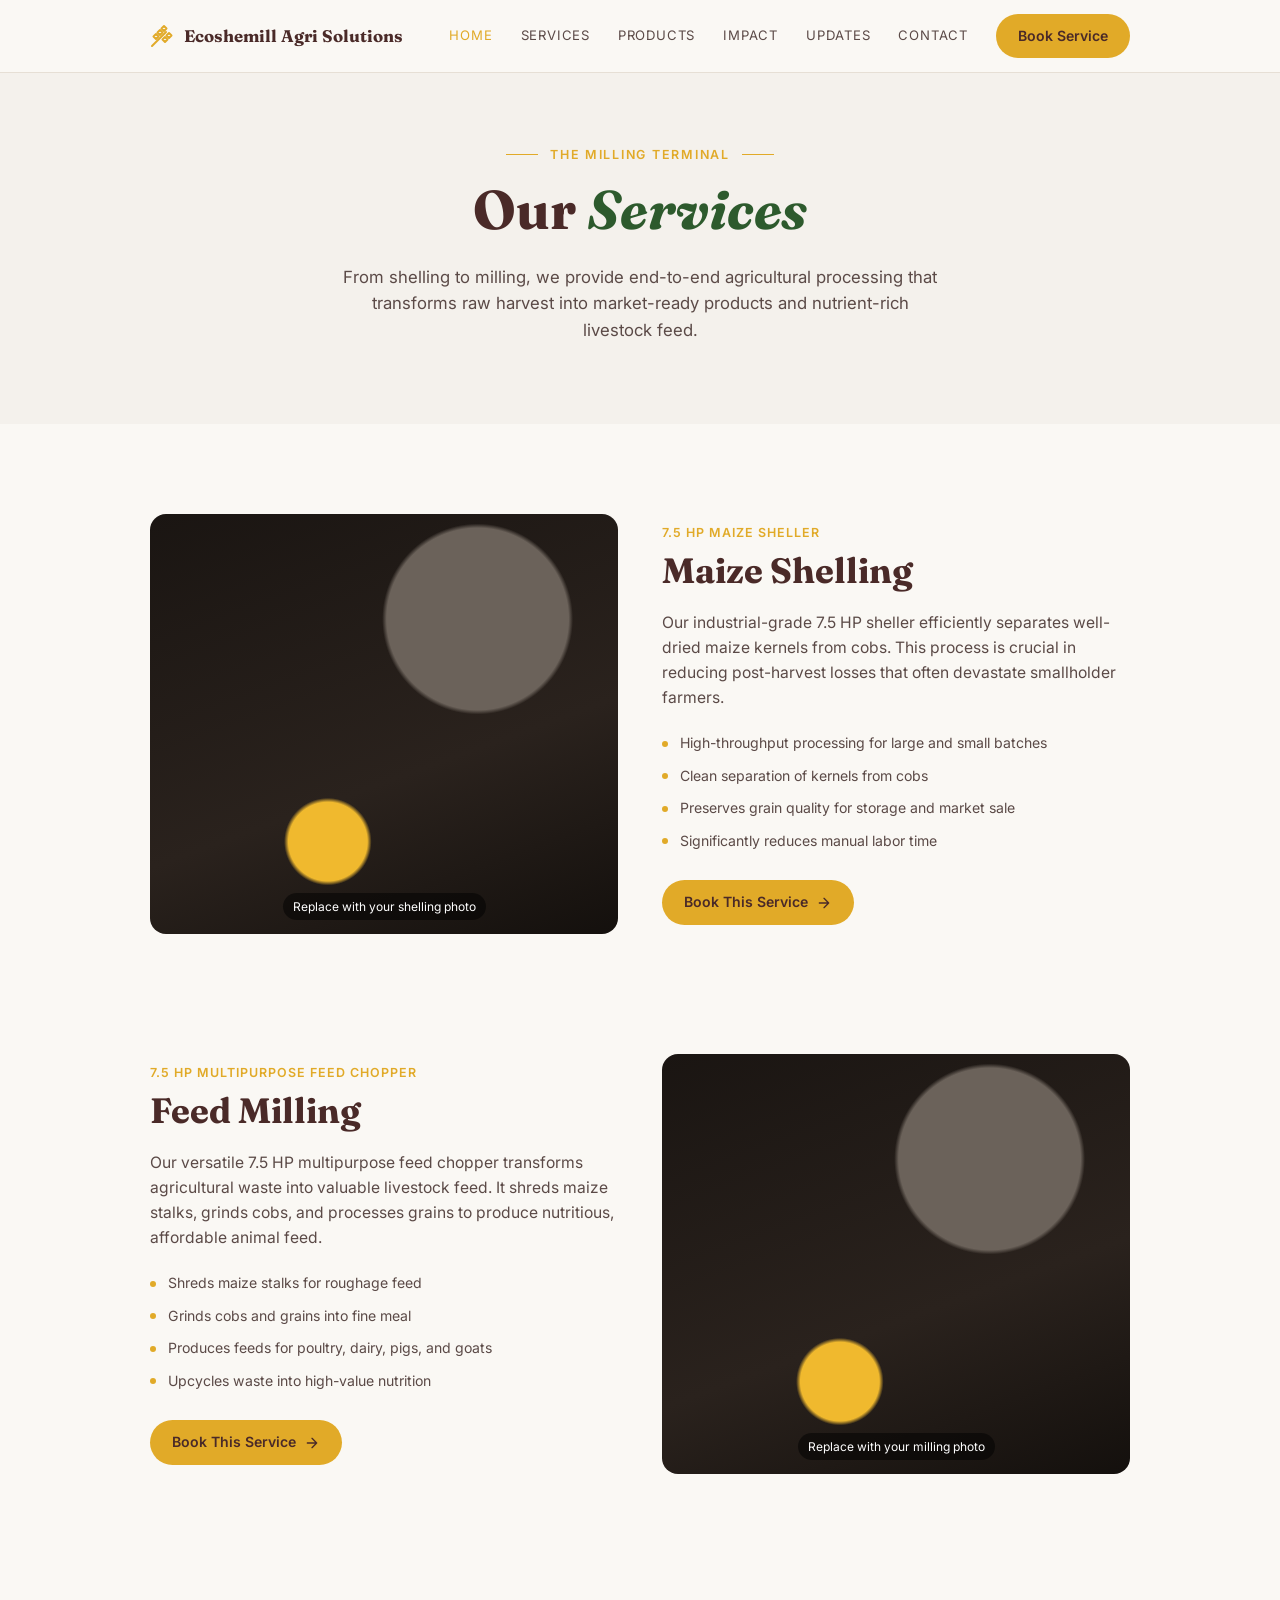
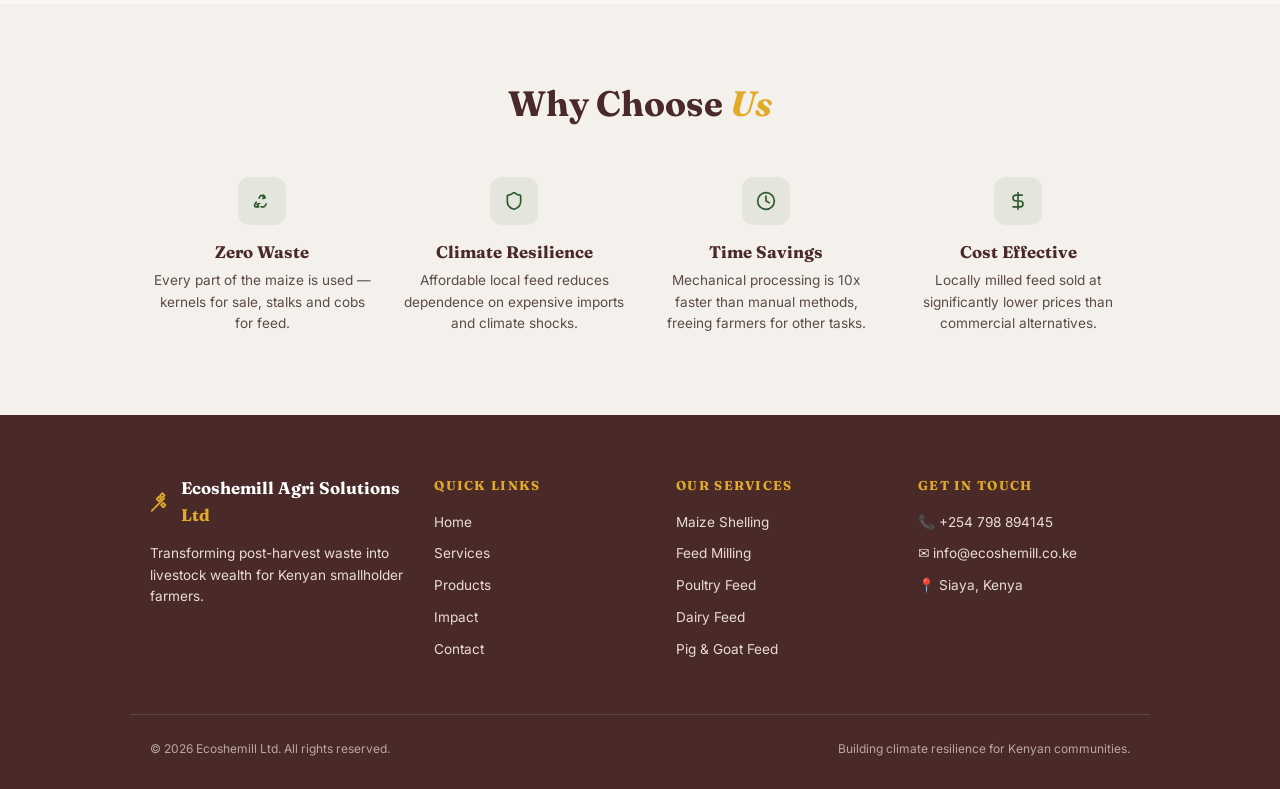
<file: services.html>
<!DOCTYPE html>
<html lang="en">
<head>
<meta charset="UTF-8">
<meta name="viewport" content="width=device-width, initial-scale=1">
<title>Our Services | Ecoshemill Agri Solutions</title>
<link rel="preconnect" href="https://fonts.googleapis.com">
<link rel="preconnect" href="https://fonts.gstatic.com" crossorigin>
<link href="https://fonts.googleapis.com/css2?family=Fraunces:ital,wght@0,600;0,700;1,600;1,700&family=Inter:wght@400;500;600&display=swap" rel="stylesheet">
<style>
:root{
  --brown:#4a2a28; --brown-d:#3d2220; --gold:#e1aa28; --green:#2d5a2d;
  --cream:#faf8f4; --sand:#f4f1ec; --line:#e6dfd5; --text:#5b4a47;
  --serif:'Fraunces',Georgia,serif; --sans:'Inter',system-ui,sans-serif;
}
*{box-sizing:border-box;margin:0;padding:0}
html{scroll-behavior:smooth}
body{font-family:var(--sans);color:var(--text);background:var(--cream);line-height:1.6}
a{color:inherit;text-decoration:none}
:focus-visible{outline:2px solid var(--gold);outline-offset:3px}
h1,h2,h3{font-family:var(--serif);color:var(--brown);line-height:1.15}
em{font-style:italic}
.eyebrow{display:flex;align-items:center;justify-content:center;gap:12px;font-size:.78rem;font-weight:600;letter-spacing:.14em;text-transform:uppercase;color:var(--gold)}
.eyebrow::before,.eyebrow::after{content:"";width:32px;height:1px;background:currentColor}

/* Header */
header{background:var(--cream);border-bottom:1px solid var(--line);position:sticky;top:0;z-index:20}
.nav{display:flex;align-items:center;justify-content:space-between;height:72px;max-width:1020px;margin:0 auto;padding:0 20px}
.brand{display:flex;align-items:center;gap:10px;font-family:var(--serif);font-weight:700;color:var(--brown);font-size:1.05rem}
.brand svg{color:var(--gold)}
nav ul{display:flex;gap:28px;list-style:none;align-items:center}
nav a{font-size:.82rem;letter-spacing:.06em;text-transform:uppercase;color:var(--text)}
nav a:hover,nav a.active{color:var(--gold)}
.btn{display:inline-flex;align-items:center;gap:8px;background:var(--gold);color:var(--brown);font-weight:600;font-size:.88rem;padding:11px 22px;border-radius:999px;transition:background .2s}
.btn:hover{background:#d09a1c}
nav a.btn{text-transform:none;letter-spacing:0;color:var(--brown)}
.menu-btn{display:none;background:none;border:0;color:var(--brown);cursor:pointer}

/* Intro */
.intro{background:var(--sand);text-align:center;padding:72px 20px 80px}
.intro h1{font-size:clamp(2.4rem,6vw,3.4rem);margin:14px 0 22px}
.intro h1 em{color:var(--green)}
.intro p{max-width:600px;margin:0 auto;font-size:1.05rem}

/* Service rows */
.services{padding:30px 0 70px}
.row{display:grid;grid-template-columns:1fr 1fr;gap:44px;align-items:center;max-width:1020px;margin:0 auto;padding:60px 20px}
.row.flip .media{order:2}
.media{height:420px;border-radius:16px;overflow:hidden;position:relative;display:flex;align-items:flex-end;justify-content:center;
  background:
   radial-gradient(circle at 38% 78%,#f0b92e 0 9%,transparent 10%),
   radial-gradient(circle at 70% 25%,#6b625a 0 20%,transparent 21%),
   linear-gradient(160deg,#1a1512,#2a221d 60%,#14100d)}
.media span{font-size:.75rem;color:#fff;background:rgba(0,0,0,.5);padding:4px 10px;border-radius:99px;margin-bottom:14px}
.tag{font-size:.78rem;font-weight:600;letter-spacing:.08em;text-transform:uppercase;color:var(--gold);margin-bottom:8px}
.row h2{font-size:2.2rem;margin-bottom:18px}
.row p{font-size:.98rem;margin-bottom:22px}
.row ul{list-style:none;margin-bottom:28px}
.row li{display:flex;align-items:center;gap:12px;font-size:.88rem;margin-bottom:10px}
.row li::before{content:"";flex:none;width:6px;height:6px;border-radius:50%;background:var(--gold)}

/* Why choose us */
.why{background:var(--sand);padding:80px 0;text-align:center}
.why h2{font-size:2.2rem;margin-bottom:52px}
.why h2 em{color:var(--gold)}
.why-grid{display:grid;grid-template-columns:repeat(4,1fr);gap:28px;max-width:1020px;margin:0 auto;padding:0 20px}
.why .ico{width:48px;height:48px;border-radius:12px;background:#e4e5dc;color:var(--green);display:grid;place-items:center;margin:0 auto 18px}
.why h3{font-size:1.05rem;margin-bottom:8px}
.why p{font-size:.85rem}

/* Footer */
footer{background:var(--brown);color:#e8dcd6;padding:60px 0 30px}
.foot-grid{display:grid;grid-template-columns:1.2fr 1fr 1fr 1fr;gap:30px;max-width:1020px;margin:0 auto;padding:0 20px}
footer .brand{color:#fff;margin-bottom:14px}
footer .brand span{color:var(--gold)}
footer h5{font-family:var(--serif);color:var(--gold);font-size:.8rem;letter-spacing:.1em;text-transform:uppercase;margin-bottom:16px}
footer li{list-style:none;font-size:.85rem;margin-bottom:10px}
footer a:hover{color:var(--gold)}
footer p{font-size:.85rem}
.legal{display:flex;justify-content:space-between;flex-wrap:wrap;gap:8px;max-width:1020px;margin:44px auto 0;padding:24px 20px 0;border-top:1px solid rgba(255,255,255,.12);font-size:.75rem;color:#b9a8a1}

@media(max-width:860px){
  .menu-btn{display:block}
  nav ul{display:none;position:absolute;top:72px;left:0;right:0;background:var(--cream);flex-direction:column;padding:20px;gap:18px;border-bottom:1px solid var(--line)}
  nav ul.open{display:flex}
  .row{grid-template-columns:1fr;gap:28px}
  .row.flip .media{order:0}
  .media{height:300px}
  .why-grid{grid-template-columns:1fr 1fr}
  .foot-grid{grid-template-columns:1fr 1fr}
}
@media(max-width:520px){.why-grid,.foot-grid{grid-template-columns:1fr}}
</style>
</head>
<body>

<header>
  <div class="nav">
    <a href="#" class="brand">
      <svg width="24" height="24" viewBox="0 0 24 24" fill="none" stroke="currentColor" stroke-width="2" stroke-linecap="round" stroke-linejoin="round" aria-hidden="true"><path d="M2 22 16 8"/><path d="M3.5 12.5 6 10l2.5 2.5L6 15z"/><path d="M7.5 8.5 10 6l2.5 2.5L10 11z"/><path d="M11.5 4.5 14 2l2.5 2.5L14 7z"/><path d="M12.5 15.5 15 13l2.5 2.5L15 18z"/><path d="M16.5 11.5 19 9l2.5 2.5L19 14z"/></svg>
      Ecoshemill Agri Solutions
    </a>
    <nav aria-label="Main">
      <ul id="menu">
    <a href="index.html" class="active" data-nav><span class="nav-label">Home</span></a>
      <a href="services.html" data-nav><span class="nav-label">Services</span></a>
      <a href="products.html" data-nav><span class="nav-label">Products</span></a>
      <a href="Impact.html" data-nav><span class="nav-label">Impact</span></a>
      <a href="updates.html" data-nav><span class="nav-label">Updates</span></a>
      <a href="contact.html" data-nav><span class="nav-label">Contact</span></a>
        <li><a href="#" class="btn">Book Service</a></li>
      </ul>
    </nav>
    <button class="menu-btn" id="menuBtn" aria-label="Toggle menu" aria-expanded="false">
      <svg width="26" height="26" viewBox="0 0 24 24" fill="none" stroke="currentColor" stroke-width="2" stroke-linecap="round"><path d="M4 6h16M4 12h16M4 18h16"/></svg>
    </button>
  </div>
</header>

<main>
  <section class="intro">
    <div class="eyebrow">The Milling Terminal</div>
    <h1>Our <em>Services</em></h1>
    <p>From shelling to milling, we provide end-to-end agricultural processing that transforms raw harvest into market-ready products and nutrient-rich livestock feed.</p>
  </section>

  <section class="services">
    <article class="row">
      <div class="media" role="img" aria-label="Maize cob being shelled by a machine">
        <!-- Replace with: <img src="shelling.jpg" alt="..." style="width:100%;height:100%;object-fit:cover"> -->
        <span>Replace with your shelling photo</span>
      </div>
      <div>
        <div class="tag">7.5 HP Maize Sheller</div>
        <h2>Maize Shelling</h2>
        <p>Our industrial-grade 7.5 HP sheller efficiently separates well-dried maize kernels from cobs. This process is crucial in reducing post-harvest losses that often devastate smallholder farmers.</p>
        <ul>
          <li>High-throughput processing for large and small batches</li>
          <li>Clean separation of kernels from cobs</li>
          <li>Preserves grain quality for storage and market sale</li>
          <li>Significantly reduces manual labor time</li>
        </ul>
        <a href="#" class="btn">Book This Service <svg width="16" height="16" viewBox="0 0 24 24" fill="none" stroke="currentColor" stroke-width="2" stroke-linecap="round" stroke-linejoin="round"><path d="M5 12h14M12 5l7 7-7 7"/></svg></a>
      </div>
    </article>

    <article class="row flip">
      <div class="media" role="img" aria-label="Feed chopper processing maize">
        <!-- Replace with: <img src="milling.jpg" alt="..." style="width:100%;height:100%;object-fit:cover"> -->
        <span>Replace with your milling photo</span>
      </div>
      <div>
        <div class="tag">7.5 HP Multipurpose Feed Chopper</div>
        <h2>Feed Milling</h2>
        <p>Our versatile 7.5 HP multipurpose feed chopper transforms agricultural waste into valuable livestock feed. It shreds maize stalks, grinds cobs, and processes grains to produce nutritious, affordable animal feed.</p>
        <ul>
          <li>Shreds maize stalks for roughage feed</li>
          <li>Grinds cobs and grains into fine meal</li>
          <li>Produces feeds for poultry, dairy, pigs, and goats</li>
          <li>Upcycles waste into high-value nutrition</li>
        </ul>
        <a href="#" class="btn">Book This Service <svg width="16" height="16" viewBox="0 0 24 24" fill="none" stroke="currentColor" stroke-width="2" stroke-linecap="round" stroke-linejoin="round"><path d="M5 12h14M12 5l7 7-7 7"/></svg></a>
      </div>
    </article>
  </section>

  <section class="why">
    <h2>Why Choose <em>Us</em></h2>
    <div class="why-grid">
      <div>
        <div class="ico"><svg width="20" height="20" viewBox="0 0 24 24" fill="none" stroke="currentColor" stroke-width="2" stroke-linecap="round" stroke-linejoin="round"><path d="M7 19H4.8a1.8 1.8 0 0 1-1.5-2.7L5 13.5"/><path d="m11 19 3 0a1.8 1.8 0 0 0 1.5-.9l1.5-2.6"/><path d="m8.5 8.5 1.5-2.6a1.8 1.8 0 0 1 3 0L14.5 8.5"/><path d="m14 5 2 3-3 1"/><path d="m8 19-2-3 3-1"/></svg></div>
        <h3>Zero Waste</h3><p>Every part of the maize is used — kernels for sale, stalks and cobs for feed.</p>
      </div>
      <div>
        <div class="ico"><svg width="20" height="20" viewBox="0 0 24 24" fill="none" stroke="currentColor" stroke-width="2" stroke-linecap="round" stroke-linejoin="round"><path d="M20 13c0 5-3.5 7.5-7.7 8.9a1 1 0 0 1-.6 0C7.5 20.5 4 18 4 13V6a1 1 0 0 1 1-1c2 0 4.5-1.2 6.2-2.7a1.2 1.2 0 0 1 1.6 0C14.5 3.8 17 5 19 5a1 1 0 0 1 1 1z"/></svg></div>
        <h3>Climate Resilience</h3><p>Affordable local feed reduces dependence on expensive imports and climate shocks.</p>
      </div>
      <div>
        <div class="ico"><svg width="20" height="20" viewBox="0 0 24 24" fill="none" stroke="currentColor" stroke-width="2" stroke-linecap="round" stroke-linejoin="round"><circle cx="12" cy="12" r="10"/><path d="M12 6v6l4 2"/></svg></div>
        <h3>Time Savings</h3><p>Mechanical processing is 10x faster than manual methods, freeing farmers for other tasks.</p>
      </div>
      <div>
        <div class="ico"><svg width="20" height="20" viewBox="0 0 24 24" fill="none" stroke="currentColor" stroke-width="2" stroke-linecap="round" stroke-linejoin="round"><path d="M12 2v20"/><path d="M17 5H9.5a3.5 3.5 0 0 0 0 7h5a3.5 3.5 0 0 1 0 7H6"/></svg></div>
        <h3>Cost Effective</h3><p>Locally milled feed sold at significantly lower prices than commercial alternatives.</p>
      </div>
    </div>
  </section>
</main>

<footer>
  <div class="foot-grid">
    <div>
      <div class="brand">
        <svg width="24" height="24" viewBox="0 0 24 24" fill="none" stroke="#e1aa28" stroke-width="2" stroke-linecap="round" stroke-linejoin="round" aria-hidden="true"><path d="M2 22 16 8"/><path d="M7.5 8.5 10 6l2.5 2.5L10 11z"/><path d="M11.5 4.5 14 2l2.5 2.5L14 7z"/><path d="M12.5 15.5 15 13l2.5 2.5L15 18z"/></svg>
        <div>Ecoshemill Agri Solutions <span>Ltd</span></div>
      </div>
      <p>Transforming post-harvest waste into livestock wealth for Kenyan smallholder farmers.</p>
    </div>
    <div><h5>Quick Links</h5><ul><li><a href="#">Home</a></li><li><a href="#">Services</a></li><li><a href="#">Products</a></li><li><a href="#">Impact</a></li><li><a href="#">Contact</a></li></ul></div>
    <div><h5>Our Services</h5><ul><li><a href="#">Maize Shelling</a></li><li><a href="#">Feed Milling</a></li><li><a href="#">Poultry Feed</a></li><li><a href="#">Dairy Feed</a></li><li><a href="#">Pig &amp; Goat Feed</a></li></ul></div>
    <div><h5>Get in Touch</h5><ul><li>📞 <a href="tel:+254798894145">+254 798 894145</a></li><li>✉️ <a href="mailto:info@ecoshemill.co.ke">info@ecoshemill.co.ke</a></li><li>📍 Siaya, Kenya</li></ul></div>
  </div>
  <div class="legal"><span>© 2026 Ecoshemill Ltd. All rights reserved.</span><span>Building climate resilience for Kenyan communities.</span></div>
</footer>

<script>
const btn = document.getElementById('menuBtn'), menu = document.getElementById('menu');
btn.addEventListener('click', () => {
  const open = menu.classList.toggle('open');
  btn.setAttribute('aria-expanded', open);
});
// Close the mobile menu after choosing a link
menu.querySelectorAll('a').forEach(a => a.addEventListener('click', () => {
  menu.classList.remove('open'); btn.setAttribute('aria-expanded', 'false');
}));
</script>
</body>
</html>
</file>
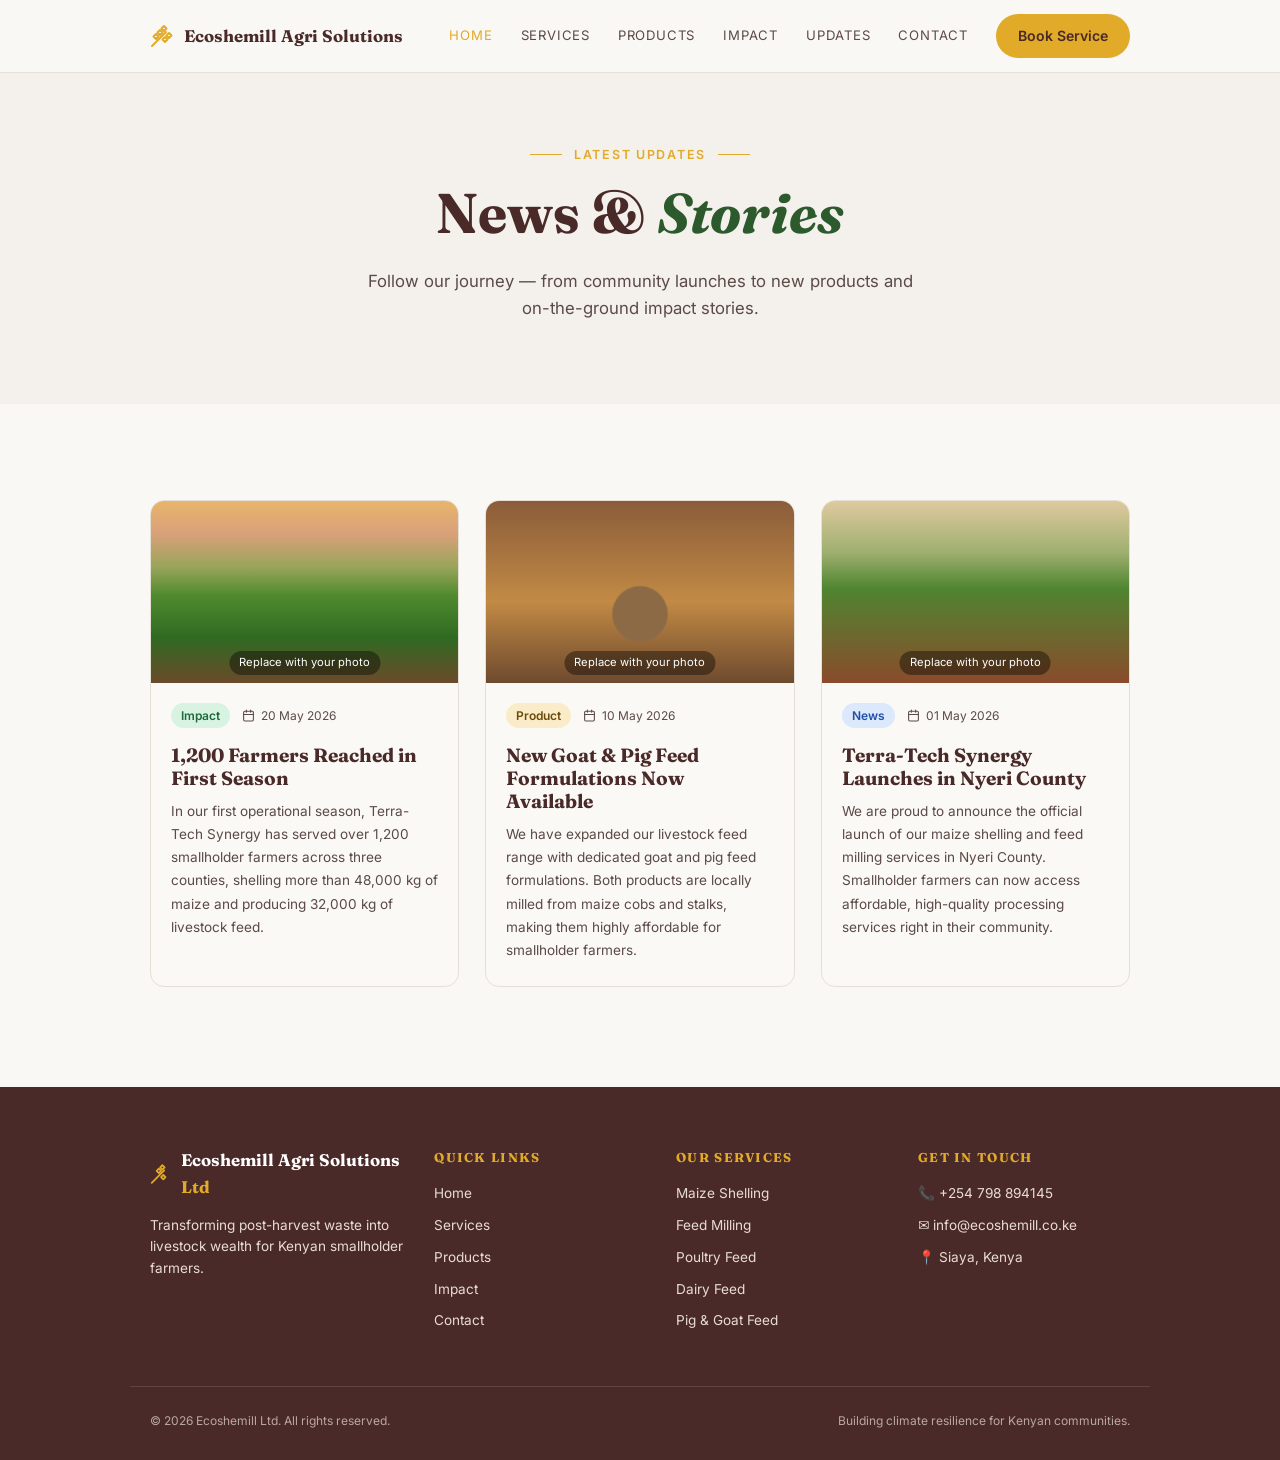
<file: updates.html>
<!DOCTYPE html>
<html lang="en">
<head>
<meta charset="UTF-8">
<meta name="viewport" content="width=device-width, initial-scale=1">
<title>News &amp; Stories | Ecoshemill Agri Solutions</title>
<link rel="preconnect" href="https://fonts.googleapis.com">
<link rel="preconnect" href="https://fonts.gstatic.com" crossorigin>
<link href="https://fonts.googleapis.com/css2?family=Fraunces:ital,wght@0,600;0,700;1,600;1,700&family=Inter:wght@400;500;600&display=swap" rel="stylesheet">
<style>
:root{
  --brown:#4a2a28; --gold:#e1aa28; --green:#2d5a2d;
  --cream:#faf8f4; --sand:#f4f1ec; --line:#e6dfd5; --text:#5b4a47;
  --serif:'Fraunces',Georgia,serif; --sans:'Inter',system-ui,sans-serif;
}
*{box-sizing:border-box;margin:0;padding:0}
html{scroll-behavior:smooth}
body{font-family:var(--sans);color:var(--text);background:var(--cream);line-height:1.6}
a{color:inherit;text-decoration:none}
:focus-visible{outline:2px solid var(--gold);outline-offset:3px}
h1,h2,h3{font-family:var(--serif);color:var(--brown);line-height:1.2}
em{font-style:italic}
.eyebrow{display:flex;align-items:center;justify-content:center;gap:12px;font-size:.78rem;font-weight:600;letter-spacing:.14em;text-transform:uppercase;color:var(--gold)}
.eyebrow::before,.eyebrow::after{content:"";width:32px;height:1px;background:currentColor}

/* Header */
header{background:var(--cream);border-bottom:1px solid var(--line);position:sticky;top:0;z-index:20}
.nav{display:flex;align-items:center;justify-content:space-between;height:72px;max-width:1020px;margin:0 auto;padding:0 20px}
.brand{display:flex;align-items:center;gap:10px;font-family:var(--serif);font-weight:700;color:var(--brown);font-size:1.05rem}
.brand svg{color:var(--gold)}
nav ul{display:flex;gap:28px;list-style:none;align-items:center}
nav a{font-size:.82rem;letter-spacing:.06em;text-transform:uppercase;color:var(--text)}
nav a:hover,nav a.active{color:var(--gold)}
.btn{display:inline-flex;align-items:center;gap:8px;background:var(--gold);color:var(--brown);font-weight:600;font-size:.88rem;padding:11px 22px;border-radius:999px;transition:background .2s}
.btn:hover{background:#d09a1c}
nav a.btn{text-transform:none;letter-spacing:0;color:var(--brown)}
.menu-btn{display:none;background:none;border:0;color:var(--brown);cursor:pointer}

/* Intro */
.intro{background:var(--sand);text-align:center;padding:72px 20px 82px}
.intro h1{font-size:clamp(2.4rem,6vw,3.5rem);margin:14px 0 22px}
.intro h1 em{color:var(--green)}
.intro p{max-width:560px;margin:0 auto;font-size:1.05rem}

/* Posts */
.posts{padding:96px 0 100px}
.grid{display:grid;grid-template-columns:repeat(3,1fr);gap:26px;max-width:1020px;margin:0 auto;padding:0 20px}
.card{display:flex;flex-direction:column;border:1px solid var(--line);border-radius:14px;background:#fbf9f5;overflow:hidden}
.thumb{height:182px;position:relative}
.thumb.t1{background:linear-gradient(180deg,#e8b56b 0%,#d9a07a 18%,#9aa55a 36%,#4f8a2f 52%,#2f6a22 75%,#6b4a2a 100%)}
.thumb.t2{background:radial-gradient(circle at 50% 62%,#8b6a45 0 14%,transparent 15%),linear-gradient(180deg,#8a5c3a,#c28a45 55%,#6e4a2e)}
.thumb.t3{background:linear-gradient(180deg,#dfc9a0 0%,#9fb070 28%,#4f8530 48%,#8a4b2c 100%)}
.thumb span{position:absolute;bottom:8px;left:50%;transform:translateX(-50%);font-size:.7rem;color:#fff;background:rgba(0,0,0,.4);padding:3px 10px;border-radius:99px;white-space:nowrap}
.body{padding:20px 20px 24px}
.meta{display:flex;align-items:center;gap:12px;margin-bottom:16px;font-size:.75rem}
.pill{font-weight:600;padding:3px 10px;border-radius:99px;font-size:.75rem}
.pill.Impact{background:#d9f3e2;color:#1d6a3b}
.pill.Product{background:#faecc8;color:#6b4a0a}
.pill.News{background:#dce8fb;color:#1f4fa8}
.date{display:flex;align-items:center;gap:6px}
.card h3{font-size:1.2rem;margin-bottom:10px}
.card p{font-size:.85rem;line-height:1.7}

/* Footer */
footer{background:var(--brown);color:#e8dcd6;padding:60px 0 30px}
.foot-grid{display:grid;grid-template-columns:1.2fr 1fr 1fr 1fr;gap:30px;max-width:1020px;margin:0 auto;padding:0 20px}
footer .brand{color:#fff;margin-bottom:14px}
footer .brand span{color:var(--gold)}
footer h5{font-family:var(--serif);color:var(--gold);font-size:.8rem;letter-spacing:.1em;text-transform:uppercase;margin-bottom:16px}
footer li{list-style:none;font-size:.85rem;margin-bottom:10px}
footer a:hover{color:var(--gold)}
footer p{font-size:.85rem}
.legal{display:flex;justify-content:space-between;flex-wrap:wrap;gap:8px;max-width:1020px;margin:44px auto 0;padding:24px 20px 0;border-top:1px solid rgba(255,255,255,.12);font-size:.75rem;color:#b9a8a1}

@media(max-width:900px){
  .menu-btn{display:block}
  nav ul{display:none;position:absolute;top:72px;left:0;right:0;background:var(--cream);flex-direction:column;padding:20px;gap:18px;border-bottom:1px solid var(--line)}
  nav ul.open{display:flex}
  .grid{grid-template-columns:1fr}
  .posts{padding:64px 0 70px}
  .foot-grid{grid-template-columns:1fr 1fr}
}
@media(max-width:520px){.foot-grid{grid-template-columns:1fr}}
</style>
</head>
<body>

<header>
  <div class="nav">
    <a href="#" class="brand">
      <svg width="24" height="24" viewBox="0 0 24 24" fill="none" stroke="currentColor" stroke-width="2" stroke-linecap="round" stroke-linejoin="round" aria-hidden="true"><path d="M2 22 16 8"/><path d="M3.5 12.5 6 10l2.5 2.5L6 15z"/><path d="M7.5 8.5 10 6l2.5 2.5L10 11z"/><path d="M11.5 4.5 14 2l2.5 2.5L14 7z"/><path d="M12.5 15.5 15 13l2.5 2.5L15 18z"/><path d="M16.5 11.5 19 9l2.5 2.5L19 14z"/></svg>
      Ecoshemill Agri Solutions
    </a>
    <nav aria-label="Main">
      <ul id="menu">
        <a href="index.html" class="active" data-nav><span class="nav-label">Home</span></a>
      <a href="services.html" data-nav><span class="nav-label">Services</span></a>
      <a href="products.html" data-nav><span class="nav-label">Products</span></a>
      <a href="Impact.html" data-nav><span class="nav-label">Impact</span></a>
      <a href="updates.html" data-nav><span class="nav-label">Updates</span></a>
      <a href="contact.html" data-nav><span class="nav-label">Contact</span></a>
        <li><a href="#" class="btn">Book Service</a></li>
      </ul>
    </nav>
    <button class="menu-btn" id="menuBtn" aria-label="Toggle menu" aria-expanded="false">
      <svg width="26" height="26" viewBox="0 0 24 24" fill="none" stroke="currentColor" stroke-width="2" stroke-linecap="round"><path d="M4 6h16M4 12h16M4 18h16"/></svg>
    </button>
  </div>
</header>

<main>
  <section class="intro">
    <div class="eyebrow">Latest Updates</div>
    <h1>News &amp; <em>Stories</em></h1>
    <p>Follow our journey — from community launches to new products and on-the-ground impact stories.</p>
  </section>

  <section class="posts">
    <!-- Cards are rendered from the POSTS array in the script below. Add an object there to add an update. -->
    <div class="grid" id="grid"></div>
  </section>
</main>

<footer>
  <div class="foot-grid">
    <div>
      <div class="brand">
        <svg width="24" height="24" viewBox="0 0 24 24" fill="none" stroke="#e1aa28" stroke-width="2" stroke-linecap="round" stroke-linejoin="round" aria-hidden="true"><path d="M2 22 16 8"/><path d="M7.5 8.5 10 6l2.5 2.5L10 11z"/><path d="M11.5 4.5 14 2l2.5 2.5L14 7z"/><path d="M12.5 15.5 15 13l2.5 2.5L15 18z"/></svg>
        <div>Ecoshemill Agri Solutions <span>Ltd</span></div>
      </div>
      <p>Transforming post-harvest waste into livestock wealth for Kenyan smallholder farmers.</p>
    </div>
    <div><h5>Quick Links</h5><ul><li><a href="#">Home</a></li><li><a href="#">Services</a></li><li><a href="#">Products</a></li><li><a href="#">Impact</a></li><li><a href="#">Contact</a></li></ul></div>
    <div><h5>Our Services</h5><ul><li><a href="#">Maize Shelling</a></li><li><a href="#">Feed Milling</a></li><li><a href="#">Poultry Feed</a></li><li><a href="#">Dairy Feed</a></li><li><a href="#">Pig &amp; Goat Feed</a></li></ul></div>
    <div><h5>Get in Touch</h5><ul><li>📞 <a href="tel:+254798894145">+254 798 894145</a></li><li>✉️ <a href="mailto:info@ecoshemill.co.ke">info@ecoshemill.co.ke</a></li><li>📍 Siaya, Kenya</li></ul></div>
  </div>
  <div class="legal"><span>© 2026 Ecoshemill Ltd. All rights reserved.</span><span>Building climate resilience for Kenyan communities.</span></div>
</footer>

<script>
// Mobile menu
const btn = document.getElementById('menuBtn'), menu = document.getElementById('menu');
btn.addEventListener('click', () => {
  const open = menu.classList.toggle('open');
  btn.setAttribute('aria-expanded', open);
});

// News data: add more objects to show more cards.
// Set `image` to a file path (e.g. 'img/launch.jpg') to replace the colored placeholder.
const POSTS = [
  { cat:'Impact', date:'2026-05-20', thumb:'t1', image:'', alt:'Green maize fields at sunset',
    title:'1,200 Farmers Reached in First Season',
    text:'In our first operational season, Terra-Tech Synergy has served over 1,200 smallholder farmers across three counties, shelling more than 48,000 kg of maize and producing 32,000 kg of livestock feed.' },
  { cat:'Product', date:'2026-05-10', thumb:'t2', image:'', alt:'Maize meal and feed pellets on a wooden table',
    title:'New Goat & Pig Feed Formulations Now Available',
    text:'We have expanded our livestock feed range with dedicated goat and pig feed formulations. Both products are locally milled from maize cobs and stalks, making them highly affordable for smallholder farmers.' },
  { cat:'News', date:'2026-05-01', thumb:'t3', image:'', alt:'Farmers weighing maize in a field',
    title:'Terra-Tech Synergy Launches in Nyeri County',
    text:'We are proud to announce the official launch of our maize shelling and feed milling services in Nyeri County. Smallholder farmers can now access affordable, high-quality processing services right in their community.' }
];

const esc = s => s.replace(/[&<>"]/g, c => ({'&':'&amp;','<':'&lt;','>':'&gt;','"':'&quot;'}[c]));
const fmtDate = iso => new Date(iso + 'T00:00:00').toLocaleDateString('en-GB', { day:'2-digit', month:'short', year:'numeric' });
const calendar = '<svg width="13" height="13" viewBox="0 0 24 24" fill="none" stroke="currentColor" stroke-width="2" stroke-linecap="round" stroke-linejoin="round" aria-hidden="true"><rect x="3" y="4" width="18" height="18" rx="2"/><path d="M16 2v4M8 2v4M3 10h18"/></svg>';

document.getElementById('grid').innerHTML = POSTS.map(p => `
  <article class="card">
    <div class="thumb ${p.image ? '' : p.thumb}" role="img" aria-label="${esc(p.alt)}">
      ${p.image ? `<img src="${esc(p.image)}" alt="${esc(p.alt)}" style="width:100%;height:100%;object-fit:cover">` : '<span>Replace with your photo</span>'}
    </div>
    <div class="body">
      <div class="meta"><span class="pill ${p.cat}">${esc(p.cat)}</span><span class="date">${calendar}<time datetime="${p.date}">${fmtDate(p.date)}</time></span></div>
      <h3>${esc(p.title)}</h3>
      <p>${esc(p.text)}</p>
    </div>
  </article>`).join('');
</script>
</body>
</html>
</file>
